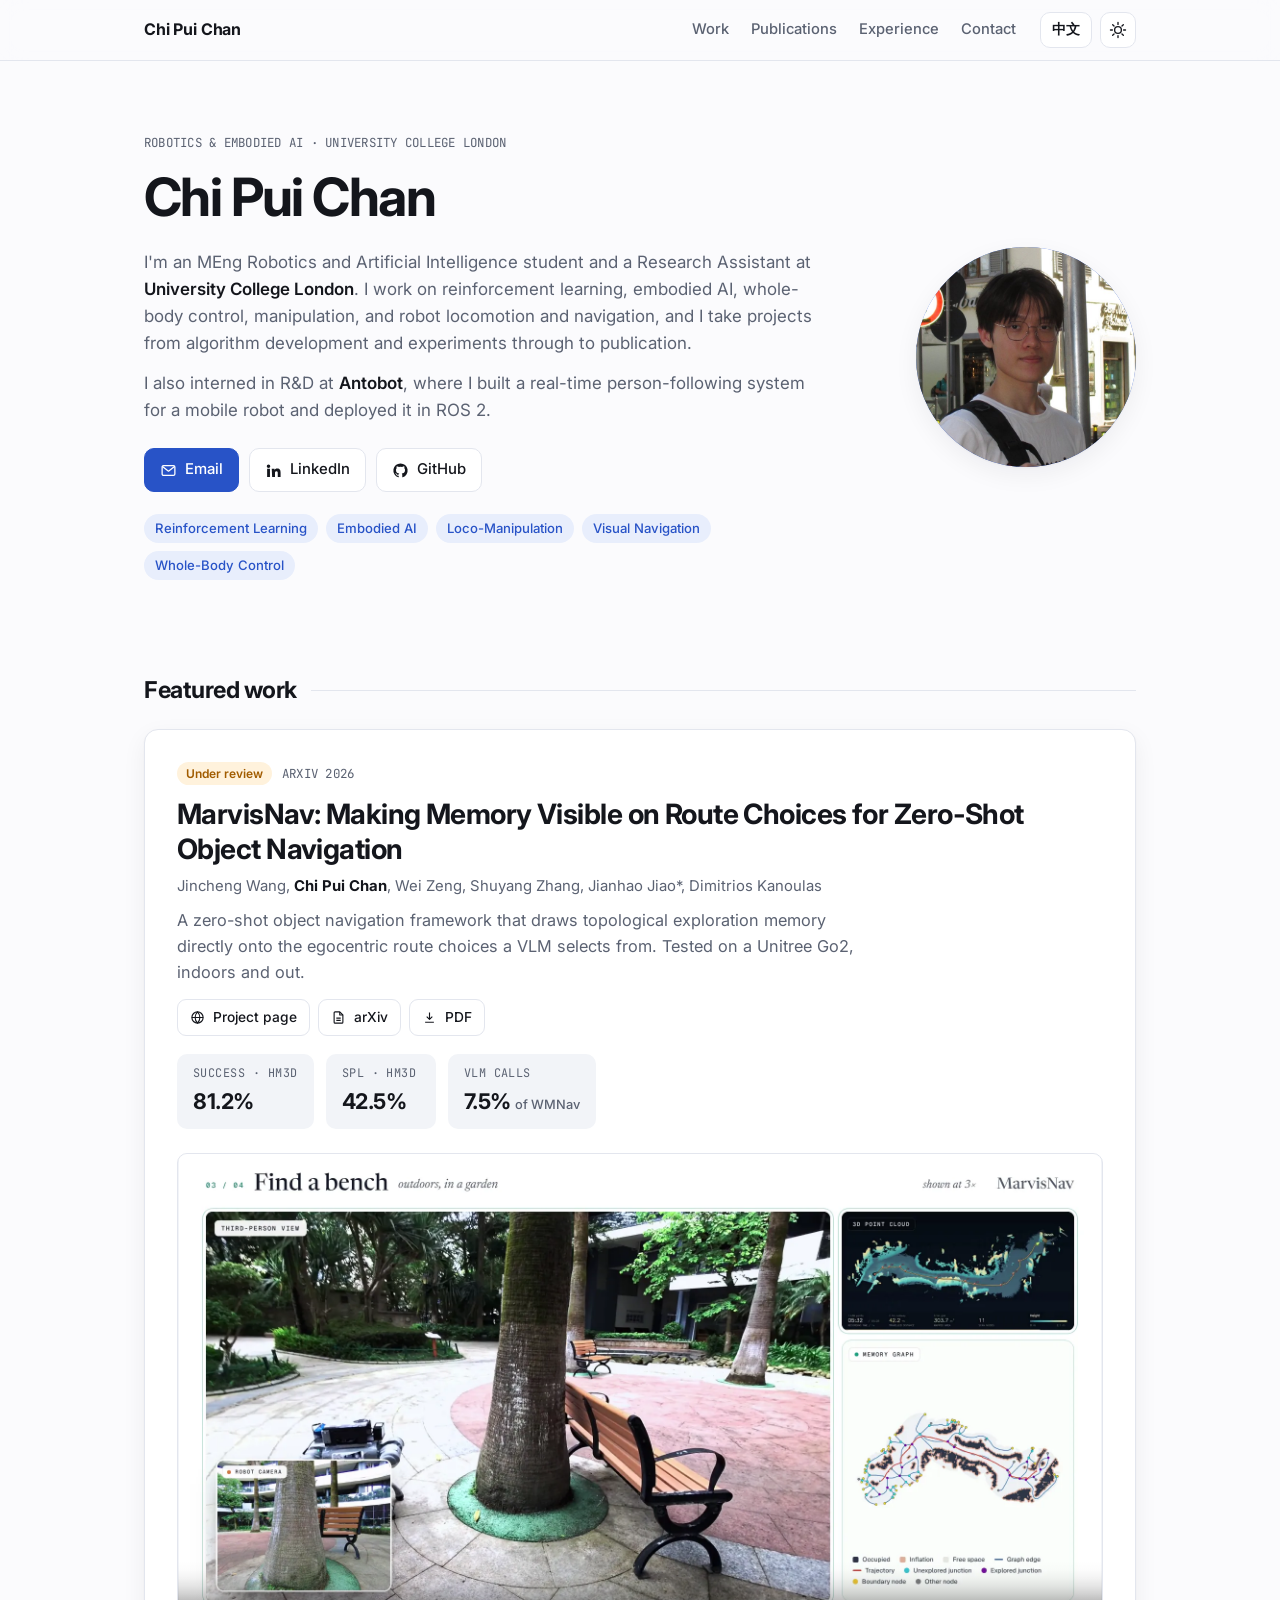
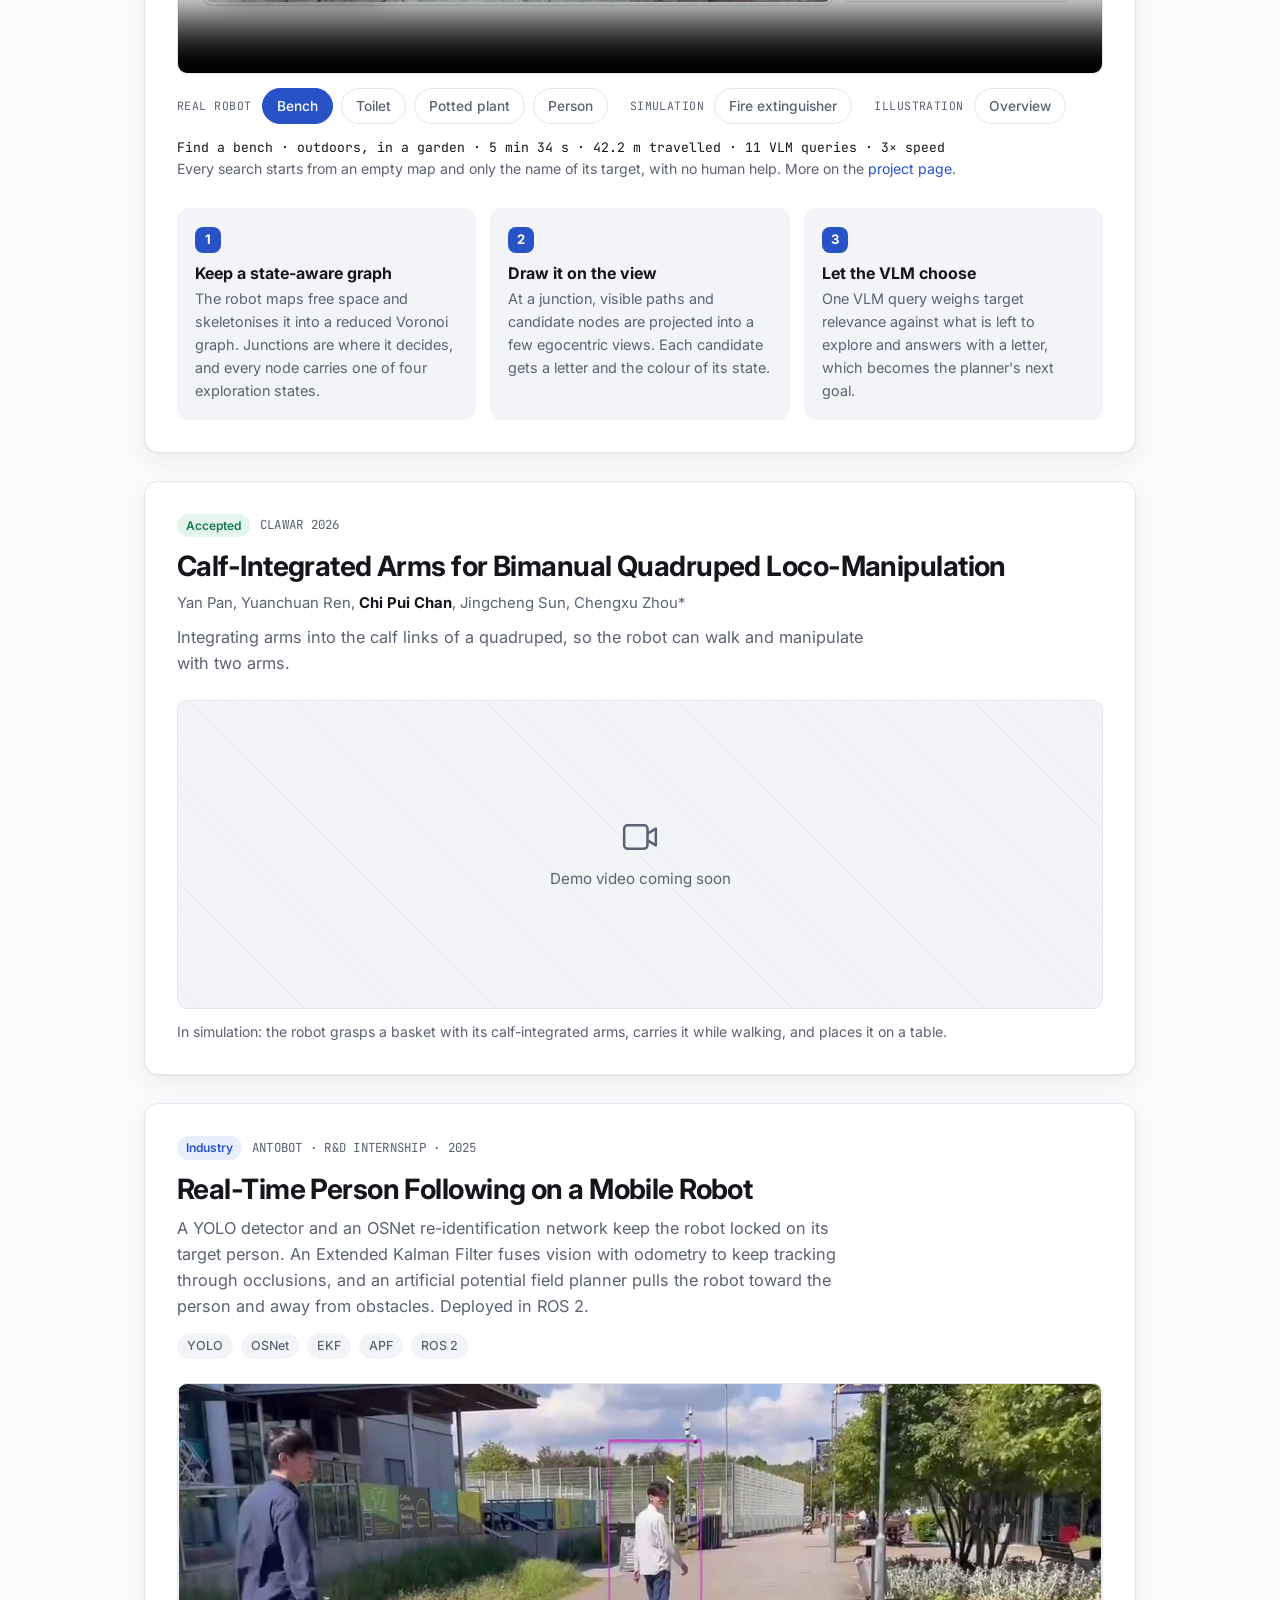
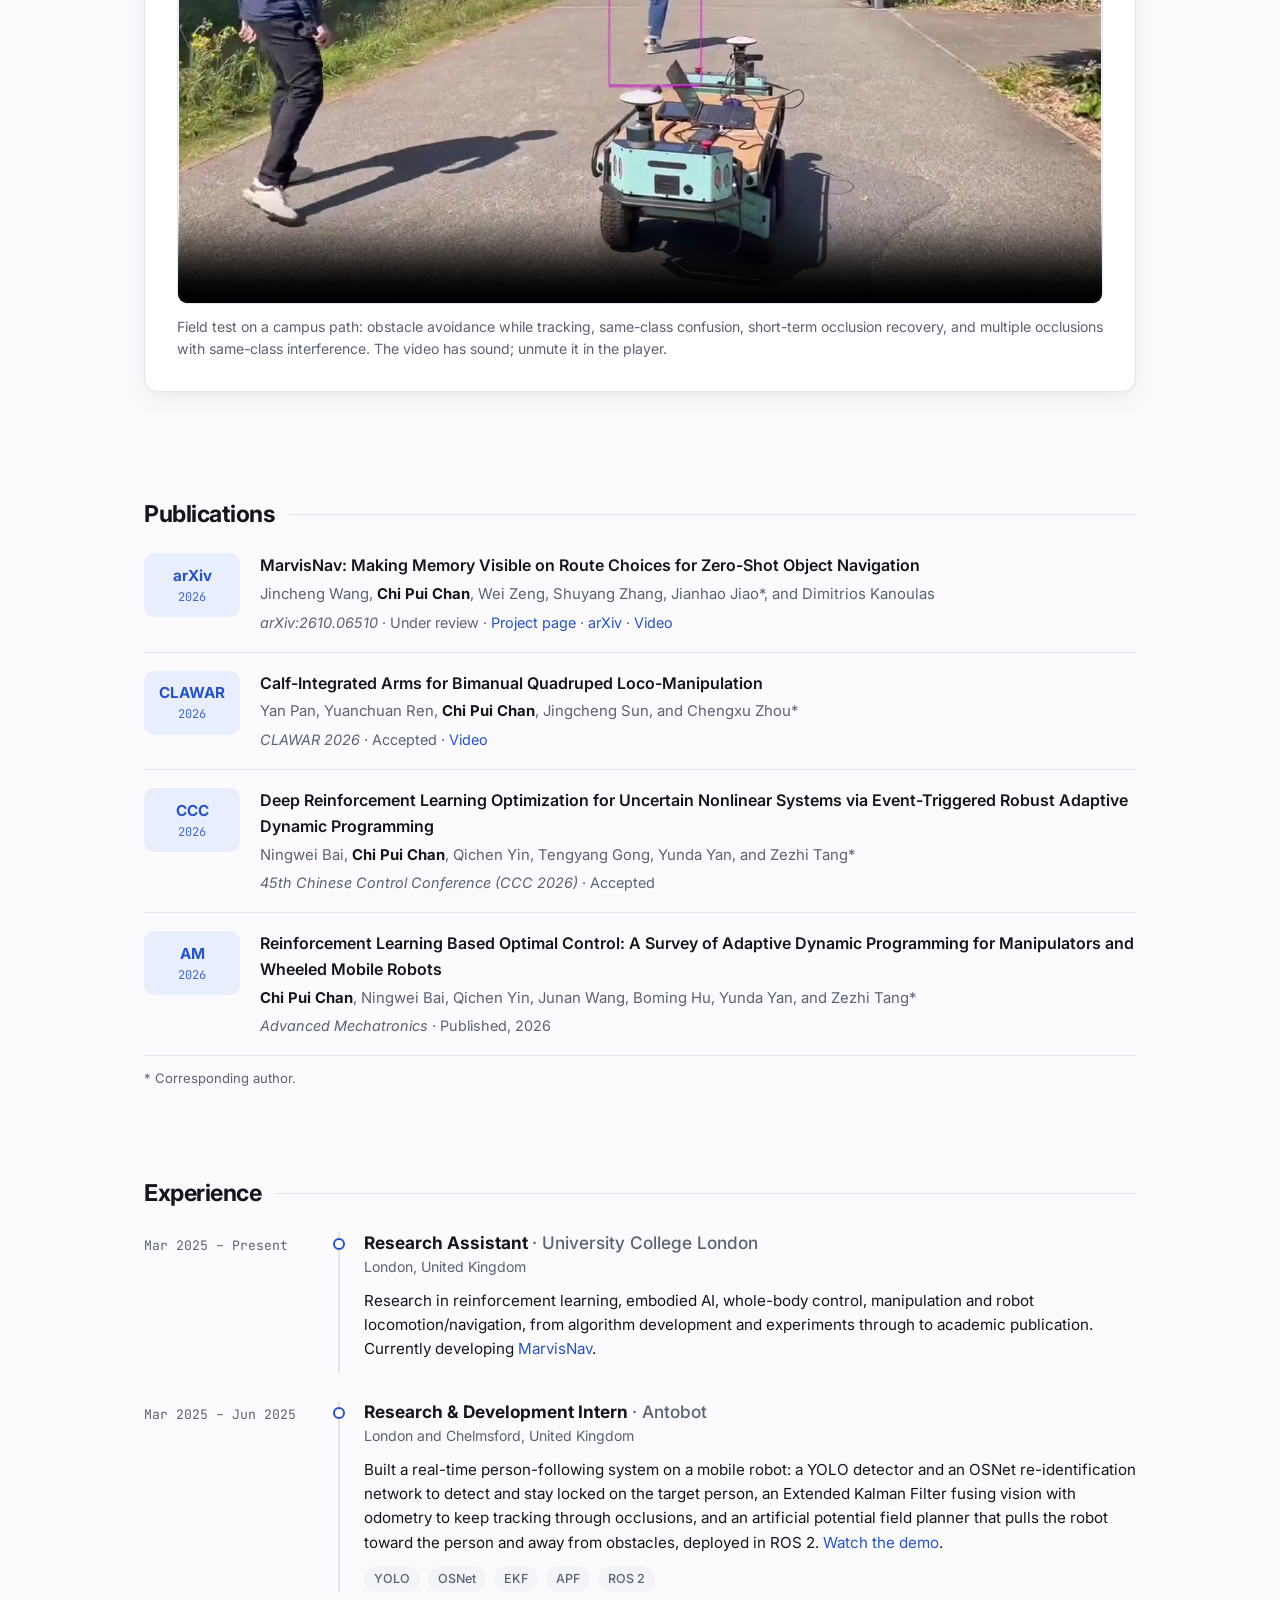
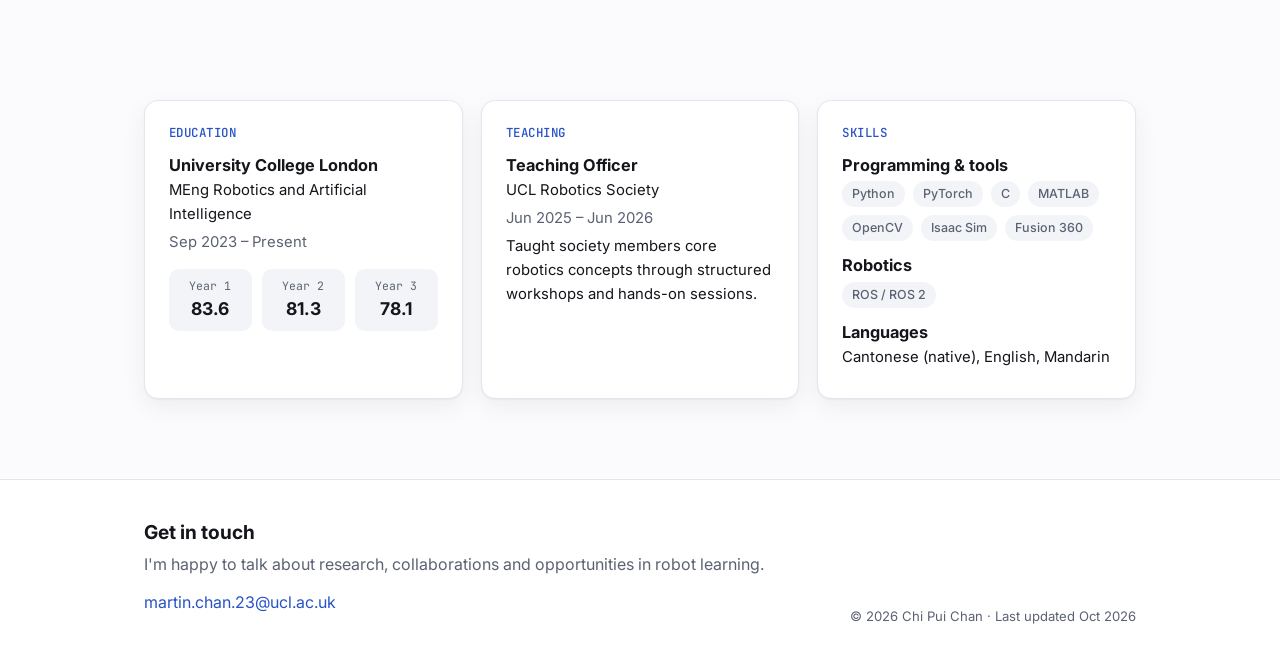
<file: index.html>
<!doctype html>
<html lang="en">
<head>
  <meta charset="utf-8">
  <meta name="viewport" content="width=device-width, initial-scale=1">
  <title>Chi Pui Chan</title>
  <meta name="description" content="Chi Pui Chan — MEng Robotics and AI at UCL. Research in embodied AI, reinforcement learning, loco-manipulation and visual navigation.">
  <meta property="og:title" content="Chi Pui Chan">
  <meta property="og:description" content="Robotics and embodied AI research at University College London.">
  <meta property="og:image" content="https://chanchipui.github.io/assets/videos/marvisnav/overview.jpg">
  <link rel="alternate" hreflang="en" href="https://chanchipui.github.io/">
  <link rel="alternate" hreflang="zh-CN" href="https://chanchipui.github.io/zh/">
  <link rel="alternate" hreflang="x-default" href="https://chanchipui.github.io/">
  <link rel="icon" href="data:image/svg+xml,%3Csvg xmlns='http://www.w3.org/2000/svg' viewBox='0 0 64 64'%3E%3Crect width='64' height='64' rx='14' fill='%232853c7'/%3E%3Ctext x='32' y='42' font-family='Arial' font-weight='700' font-size='28' text-anchor='middle' fill='white'%3ECP%3C/text%3E%3C/svg%3E">
  <link rel="preconnect" href="https://fonts.googleapis.com">
  <link rel="preconnect" href="https://fonts.gstatic.com" crossorigin>
  <link href="https://fonts.googleapis.com/css2?family=Inter:wght@400;500;600;700&family=JetBrains+Mono:wght@400;500&display=swap" rel="stylesheet">
  <link rel="stylesheet" href="assets/css/style.css">
  <script>
    // Apply the saved theme before first paint to avoid a flash.
    try {
      var t = localStorage.getItem("theme");
      if (t === "light" || t === "dark") document.documentElement.setAttribute("data-theme", t);
    } catch (e) {}
  </script>
</head>
<body>
  <header class="site-header">
    <div class="wrap header-inner">
      <a class="brand" href="#top">Chi Pui Chan</a>
      <nav class="nav" aria-label="Sections">
        <a href="#research">Work</a>
        <a href="#publications">Publications</a>
        <a href="#experience">Experience</a>
        <a href="#contact">Contact</a>
      </nav>
      <div class="header-actions">
        <a class="lang-switch" href="zh/" lang="zh-CN" hreflang="zh-CN" title="简体中文">中文</a>
        <button class="theme-toggle" type="button" aria-label="Toggle dark mode" title="Toggle dark mode">
          <svg class="icon-sun" viewBox="0 0 24 24" aria-hidden="true"><circle cx="12" cy="12" r="4.5"/><path d="M12 2v2.5M12 19.5V22M2 12h2.5M19.5 12H22M4.9 4.9l1.8 1.8M17.3 17.3l1.8 1.8M4.9 19.1l1.8-1.8M17.3 6.7l1.8-1.8"/></svg>
          <svg class="icon-moon" viewBox="0 0 24 24" aria-hidden="true"><path d="M20 14.5A8.5 8.5 0 0 1 9.5 4a8.5 8.5 0 1 0 10.5 10.5z"/></svg>
        </button>
      </div>
    </div>
  </header>

  <main id="top">
    <!-- ============ HERO ============ -->
    <section class="hero wrap">
      <div class="hero-text">
        <p class="eyebrow">Robotics &amp; Embodied AI · University College London</p>
        <h1>Chi Pui Chan</h1>
        <p class="lede">
          I'm an MEng Robotics and Artificial Intelligence student and a Research Assistant at
          <strong>University College London</strong>. I work on reinforcement learning, embodied AI,
          whole-body control, manipulation, and robot locomotion and navigation, and I take projects
          from algorithm development and experiments through to publication.
        </p>
        <p class="lede">
          I also interned in R&amp;D at <strong>Antobot</strong>, where I built a real-time
          person-following system for a mobile robot and deployed it in ROS 2.
        </p>
        <div class="links">
          <a class="btn btn-primary" href="mailto:martin.chan.23@ucl.ac.uk">
            <svg viewBox="0 0 24 24" aria-hidden="true"><rect x="3" y="5" width="18" height="14" rx="2"/><path d="m3.5 6.5 8.5 6.5 8.5-6.5"/></svg>
            Email
          </a>
          <a class="btn" href="https://www.linkedin.com/in/CHI-PUI-CHAN" target="_blank" rel="noopener">
            <svg viewBox="0 0 24 24" aria-hidden="true" class="fill"><path d="M4.98 3.5a2.5 2.5 0 1 1 0 5 2.5 2.5 0 0 1 0-5zM3 9.5h4V21H3zM9.5 9.5h3.8v1.6h.1c.5-1 1.8-2 3.8-2 4 0 4.8 2.6 4.8 6V21h-4v-5.2c0-1.2 0-2.9-1.8-2.9s-2.1 1.4-2.1 2.8V21h-4z"/></svg>
            LinkedIn
          </a>
          <a class="btn" href="https://github.com/CHANCHIPUI" target="_blank" rel="noopener">
            <svg viewBox="0 0 24 24" aria-hidden="true" class="fill"><path d="M12 2a10 10 0 0 0-3.2 19.5c.5.1.7-.2.7-.5v-1.7c-2.8.6-3.4-1.3-3.4-1.3-.4-1.2-1.1-1.5-1.1-1.5-.9-.6.1-.6.1-.6 1 .1 1.5 1 1.5 1 .9 1.6 2.4 1.1 3 .9.1-.7.4-1.1.6-1.4-2.2-.3-4.6-1.1-4.6-5 0-1.1.4-2 1-2.7-.1-.3-.4-1.3.1-2.7 0 0 .8-.3 2.8 1a9.6 9.6 0 0 1 5 0c1.9-1.3 2.8-1 2.8-1 .5 1.4.2 2.4.1 2.7.6.7 1 1.6 1 2.7 0 3.9-2.4 4.7-4.6 5 .4.3.7.9.7 1.9V21c0 .3.2.6.7.5A10 10 0 0 0 12 2z"/></svg>
            GitHub
          </a>
          <!-- Uncomment once you add assets/cv.pdf (consider removing phone numbers from the public copy):
          <a class="btn" href="assets/cv.pdf" target="_blank" rel="noopener">CV</a>
          -->
          <!-- Uncomment and add your profile URL:
          <a class="btn" href="https://scholar.google.com/citations?user=YOUR_ID" target="_blank" rel="noopener">Google Scholar</a>
          -->
        </div>
        <ul class="tags" aria-label="Research interests">
          <li>Reinforcement Learning</li>
          <li>Embodied AI</li>
          <li>Loco-Manipulation</li>
          <li>Visual Navigation</li>
          <li>Whole-Body Control</li>
        </ul>
      </div>
      <div class="avatar">
        <span aria-hidden="true">CP</span>
        <!-- Square photo at assets/img/profile.jpg; if it is missing, the initials show instead. -->
        <img src="assets/img/profile.jpg" alt="Chi Pui Chan" width="600" height="600" onerror="this.remove()">
      </div>
    </section>

    <!-- ============ FEATURED RESEARCH ============ -->
    <section id="research" class="section wrap">
      <h2 class="section-title">Featured work</h2>

      <!-- MarvisNav -->
      <article class="project" id="marvisnav">
        <div class="project-head">
          <p class="eyebrow"><span class="badge badge-review">Under review</span> arXiv 2026</p>
          <h3>MarvisNav: Making Memory Visible on Route Choices for Zero-Shot Object Navigation</h3>
          <p class="authors">Jincheng Wang, <strong>Chi Pui Chan</strong>, Wei Zeng, Shuyang Zhang, Jianhao Jiao*, Dimitrios Kanoulas</p>
          <p class="subtitle">
            A zero-shot object navigation framework that draws topological exploration memory directly
            onto the egocentric route choices a VLM selects from. Tested on a Unitree Go2, indoors and out.
          </p>
          <div class="links links-sm">
            <a class="btn btn-sm" href="https://wangjincheng1998.github.io/MarvisNav/" target="_blank" rel="noopener">
              <svg viewBox="0 0 24 24" aria-hidden="true"><circle cx="12" cy="12" r="9"/><path d="M3 12h18M12 3c2.5 2.6 3.8 5.6 3.8 9s-1.3 6.4-3.8 9c-2.5-2.6-3.8-5.6-3.8-9S9.5 5.6 12 3z"/></svg>
              Project page
            </a>
            <a class="btn btn-sm" href="https://arxiv.org/abs/2610.06510" target="_blank" rel="noopener">
              <svg viewBox="0 0 24 24" aria-hidden="true"><path d="M14 3H6.5A1.5 1.5 0 0 0 5 4.5v15A1.5 1.5 0 0 0 6.5 21h11a1.5 1.5 0 0 0 1.5-1.5V8z"/><path d="M14 3v5h5M8.5 13h7M8.5 16.5h7"/></svg>
              arXiv
            </a>
            <a class="btn btn-sm" href="https://arxiv.org/pdf/2610.06510" target="_blank" rel="noopener">
              <svg viewBox="0 0 24 24" aria-hidden="true"><path d="M12 4v11M7.5 10.5 12 15l4.5-4.5M5 19.5h14"/></svg>
              PDF
            </a>
          </div>
          <dl class="metrics">
            <div><dt>Success · HM3D</dt><dd>81.2%</dd></div>
            <div><dt>SPL · HM3D</dt><dd>42.5%</dd></div>
            <div><dt>VLM calls</dt><dd>7.5% <small>of WMNav</small></dd></div>
          </dl>
        </div>

        <figure class="media">
          <div class="video-frame" id="nav-frame" style="aspect-ratio: 16 / 9">
            <video id="nav-video" muted loop playsinline controls preload="metadata" data-autoplay
                   poster="assets/videos/marvisnav/real-bench.webp">
              <source src="assets/videos/marvisnav/real-bench.mp4" type="video/mp4">
            </video>
          </div>
          <div class="picker" role="group" aria-label="Choose a run">
            <div class="chip-group">
              <span class="chip-label">Real robot</span>
              <button class="chip" type="button" aria-pressed="true"
                      data-src="assets/videos/marvisnav/real-bench.mp4" data-poster="assets/videos/marvisnav/real-bench.webp" data-ratio="16 / 9"
                      data-meta="Find a bench · outdoors, in a garden · 5 min 34 s · 42.2 m travelled · 11 VLM queries · 3× speed">Bench</button>
              <button class="chip" type="button" aria-pressed="false"
                      data-src="assets/videos/marvisnav/real-toilet.mp4" data-poster="assets/videos/marvisnav/real-toilet.webp" data-ratio="16 / 9"
                      data-meta="Find a toilet · indoors · 1 min 50 s · 14.2 m travelled · 3 VLM queries · 3× speed">Toilet</button>
              <button class="chip" type="button" aria-pressed="false"
                      data-src="assets/videos/marvisnav/real-potted-plant.mp4" data-poster="assets/videos/marvisnav/real-potted-plant.webp" data-ratio="16 / 9"
                      data-meta="Find a potted plant · office reception · 4 min 36 s · 39.2 m travelled · 9 VLM queries · 3× speed">Potted plant</button>
              <button class="chip" type="button" aria-pressed="false"
                      data-src="assets/videos/marvisnav/real-person.mp4" data-poster="assets/videos/marvisnav/real-person.webp" data-ratio="16 / 9"
                      data-meta="Find a person · at home, out on the balcony · 2 min 47 s · 18.1 m travelled · 6 VLM queries · 3× speed">Person</button>
            </div>
            <div class="chip-group">
              <span class="chip-label">Simulation</span>
              <button class="chip" type="button" aria-pressed="false"
                      data-src="assets/videos/marvisnav/sim-fire-extinguisher.mp4" data-poster="assets/videos/marvisnav/sim-fire-extinguisher.webp" data-ratio="16 / 9"
                      data-meta="Find a fire extinguisher · office building · 3 min 55 s · 32.0 m travelled · 7 VLM queries · 2× speed">Fire extinguisher</button>
            </div>
            <div class="chip-group">
              <span class="chip-label">Illustration</span>
              <button class="chip" type="button" aria-pressed="false"
                      data-src="assets/videos/marvisnav/overview.mp4" data-poster="assets/videos/marvisnav/overview.jpg" data-ratio="1280 / 592"
                      data-meta="How MarvisNav searches a house · recorded from the interactive 3D version">Overview</button>
            </div>
          </div>
          <figcaption>
            <span class="mono" id="nav-meta">Find a bench · outdoors, in a garden · 5 min 34 s · 42.2 m travelled · 11 VLM queries · 3× speed</span><br>
            Every search starts from an empty map and only the name of its target, with no human help.
            More on the <a href="https://wangjincheng1998.github.io/MarvisNav/" target="_blank" rel="noopener">project page</a>.
          </figcaption>
        </figure>

        <ol class="steps">
          <li>
            <span class="step-n">1</span>
            <h4>Keep a state-aware graph</h4>
            <p>The robot maps free space and skeletonises it into a reduced Voronoi graph. Junctions are where it decides, and every node carries one of four exploration states.</p>
          </li>
          <li>
            <span class="step-n">2</span>
            <h4>Draw it on the view</h4>
            <p>At a junction, visible paths and candidate nodes are projected into a few egocentric views. Each candidate gets a letter and the colour of its state.</p>
          </li>
          <li>
            <span class="step-n">3</span>
            <h4>Let the VLM choose</h4>
            <p>One VLM query weighs target relevance against what is left to explore and answers with a letter, which becomes the planner's next goal.</p>
          </li>
        </ol>
      </article>

      <!-- CLAWAR -->
      <article class="project" id="calf-arms">
        <div class="project-head">
          <p class="eyebrow"><span class="badge badge-accepted">Accepted</span> CLAWAR 2026</p>
          <h3>Calf-Integrated Arms for Bimanual Quadruped Loco-Manipulation</h3>
          <p class="authors">Yan Pan, Yuanchuan Ren, <strong>Chi Pui Chan</strong>, Jingcheng Sun, Chengxu Zhou*</p>
          <p class="subtitle">
            Integrating arms into the calf links of a quadruped, so the robot can walk and manipulate
            with two arms.
          </p>
        </div>

        <figure class="media">
          <!-- Demo: assets/videos/clawar_demo.mp4 + poster clawar_demo.jpg. The placeholder shows only if the file is missing. -->
          <div class="video-frame ratio-16x9" data-fallback>
            <video muted loop playsinline controls preload="metadata" data-autoplay
                   poster="assets/videos/clawar_demo.jpg">
              <source src="assets/videos/clawar_demo.mp4" type="video/mp4">
            </video>
            <div class="video-placeholder">
              <svg viewBox="0 0 24 24" aria-hidden="true"><rect x="2.5" y="5" width="14" height="14" rx="2"/><path d="m16.5 10 5-3v10l-5-3"/></svg>
              <span>Demo video coming soon</span>
            </div>
          </div>
          <figcaption>
            In simulation: the robot grasps a basket with its calf-integrated arms, carries it while
            walking, and places it on a table.
          </figcaption>
        </figure>
      </article>

      <!-- Antobot -->
      <article class="project" id="person-following">
        <div class="project-head">
          <p class="eyebrow"><span class="badge badge-industry">Industry</span> Antobot · R&amp;D internship · 2025</p>
          <h3>Real-Time Person Following on a Mobile Robot</h3>
          <p class="subtitle">
            A YOLO detector and an OSNet re-identification network keep the robot locked on its target
            person. An Extended Kalman Filter fuses vision with odometry to keep tracking through
            occlusions, and an artificial potential field planner pulls the robot toward the person and
            away from obstacles. Deployed in ROS 2.
          </p>
          <ul class="tags small"><li>YOLO</li><li>OSNet</li><li>EKF</li><li>APF</li><li>ROS 2</li></ul>
        </div>

        <figure class="media">
          <div class="video-frame ratio-16x9">
            <video muted loop playsinline controls preload="metadata" data-autoplay
                   poster="assets/videos/antobot/person-following.jpg">
              <source src="assets/videos/antobot/person-following.mp4" type="video/mp4">
            </video>
          </div>
          <figcaption>
            Field test on a campus path: obstacle avoidance while tracking, same-class confusion,
            short-term occlusion recovery, and multiple occlusions with same-class interference.
            The video has sound; unmute it in the player.
          </figcaption>
        </figure>
      </article>
    </section>

    <!-- ============ PUBLICATIONS ============ -->
    <section id="publications" class="section wrap">
      <h2 class="section-title">Publications</h2>
      <ol class="pubs">
        <li class="pub">
          <div class="pub-venue"><span>arXiv</span><span class="year">2026</span></div>
          <div class="pub-body">
            <p class="pub-title">MarvisNav: Making Memory Visible on Route Choices for Zero-Shot Object Navigation</p>
            <p class="authors">Jincheng Wang, <strong>Chi Pui Chan</strong>, Wei Zeng, Shuyang Zhang, Jianhao Jiao*, and Dimitrios Kanoulas</p>
            <p class="pub-meta"><em>arXiv:2610.06510</em> · Under review ·
              <a href="https://wangjincheng1998.github.io/MarvisNav/" target="_blank" rel="noopener">Project page</a> ·
              <a href="https://arxiv.org/abs/2610.06510" target="_blank" rel="noopener">arXiv</a> ·
              <a href="#marvisnav">Video</a></p>
          </div>
        </li>
        <li class="pub">
          <div class="pub-venue"><span>CLAWAR</span><span class="year">2026</span></div>
          <div class="pub-body">
            <p class="pub-title">Calf-Integrated Arms for Bimanual Quadruped Loco-Manipulation</p>
            <p class="authors">Yan Pan, Yuanchuan Ren, <strong>Chi Pui Chan</strong>, Jingcheng Sun, and Chengxu Zhou*</p>
            <p class="pub-meta"><em>CLAWAR 2026</em> · Accepted · <a href="#calf-arms">Video</a></p>
          </div>
        </li>
        <li class="pub">
          <div class="pub-venue"><span>CCC</span><span class="year">2026</span></div>
          <div class="pub-body">
            <p class="pub-title">Deep Reinforcement Learning Optimization for Uncertain Nonlinear Systems via Event-Triggered Robust Adaptive Dynamic Programming</p>
            <p class="authors">Ningwei Bai, <strong>Chi Pui Chan</strong>, Qichen Yin, Tengyang Gong, Yunda Yan, and Zezhi Tang*</p>
            <p class="pub-meta"><em>45th Chinese Control Conference (CCC 2026)</em> · Accepted</p>
          </div>
        </li>
        <li class="pub">
          <div class="pub-venue"><span>AM</span><span class="year">2026</span></div>
          <div class="pub-body">
            <p class="pub-title">Reinforcement Learning Based Optimal Control: A Survey of Adaptive Dynamic Programming for Manipulators and Wheeled Mobile Robots</p>
            <p class="authors"><strong>Chi Pui Chan</strong>, Ningwei Bai, Qichen Yin, Junan Wang, Boming Hu, Yunda Yan, and Zezhi Tang*</p>
            <p class="pub-meta"><em>Advanced Mechatronics</em> · Published, 2026</p>
          </div>
        </li>
      </ol>
      <p class="note">* Corresponding author.</p>
    </section>

    <!-- ============ EXPERIENCE ============ -->
    <section id="experience" class="section wrap">
      <h2 class="section-title">Experience</h2>
      <ol class="timeline">
        <li>
          <div class="tl-when">Mar 2025 – Present</div>
          <div class="tl-body">
            <h3>Research Assistant <span class="at">· University College London</span></h3>
            <p class="where">London, United Kingdom</p>
            <p>Research in reinforcement learning, embodied AI, whole-body control, manipulation and robot
              locomotion/navigation, from algorithm development and experiments through to academic
              publication. Currently developing <a href="#marvisnav">MarvisNav</a>.</p>
          </div>
        </li>
        <li>
          <div class="tl-when">Mar 2025 – Jun 2025</div>
          <div class="tl-body">
            <h3>Research &amp; Development Intern <span class="at">· Antobot</span></h3>
            <p class="where">London and Chelmsford, United Kingdom</p>
            <p>Built a real-time person-following system on a mobile robot: a YOLO detector and an OSNet
              re-identification network to detect and stay locked on the target person, an Extended
              Kalman Filter fusing vision with odometry to keep tracking through occlusions, and an
              artificial potential field planner that pulls the robot toward the person and away from
              obstacles, deployed in ROS 2. <a href="#person-following">Watch the demo</a>.</p>
            <ul class="tags small"><li>YOLO</li><li>OSNet</li><li>EKF</li><li>APF</li><li>ROS 2</li></ul>
          </div>
        </li>
      </ol>
    </section>

    <!-- ============ EDUCATION / TEACHING / SKILLS ============ -->
    <section class="section wrap grid-3">
      <div class="card">
        <h2 class="card-title">Education</h2>
        <h3>University College London</h3>
        <p>MEng Robotics and Artificial Intelligence</p>
        <p class="muted">Sep 2023 – Present</p>
        <dl class="grades">
          <div><dt>Year 1</dt><dd>83.6</dd></div>
          <div><dt>Year 2</dt><dd>81.3</dd></div>
          <div><dt>Year 3</dt><dd>78.1</dd></div>
        </dl>
      </div>
      <div class="card">
        <h2 class="card-title">Teaching</h2>
        <h3>Teaching Officer</h3>
        <p>UCL Robotics Society</p>
        <p class="muted">Jun 2025 – Jun 2026</p>
        <p>Taught society members core robotics concepts through structured workshops and hands-on sessions.</p>
      </div>
      <div class="card">
        <h2 class="card-title">Skills</h2>
        <h3>Programming &amp; tools</h3>
        <ul class="tags small"><li>Python</li><li>PyTorch</li><li>C</li><li>MATLAB</li><li>OpenCV</li><li>Isaac Sim</li><li>Fusion 360</li></ul>
        <h3>Robotics</h3>
        <ul class="tags small"><li>ROS / ROS 2</li></ul>
        <h3>Languages</h3>
        <p>Cantonese (native), English, Mandarin</p>
      </div>
    </section>
  </main>

  <footer id="contact" class="site-footer">
    <div class="wrap footer-inner">
      <div>
        <h2>Get in touch</h2>
        <p>I'm happy to talk about research, collaborations and opportunities in robot learning.</p>
        <p><a href="mailto:martin.chan.23@ucl.ac.uk">martin.chan.23@ucl.ac.uk</a></p>
      </div>
      <p class="muted small-print">© <span id="year">2026</span> Chi Pui Chan · Last updated Oct 2026</p>
    </div>
  </footer>

  <script src="assets/js/main.js"></script>
</body>
</html>
</file>
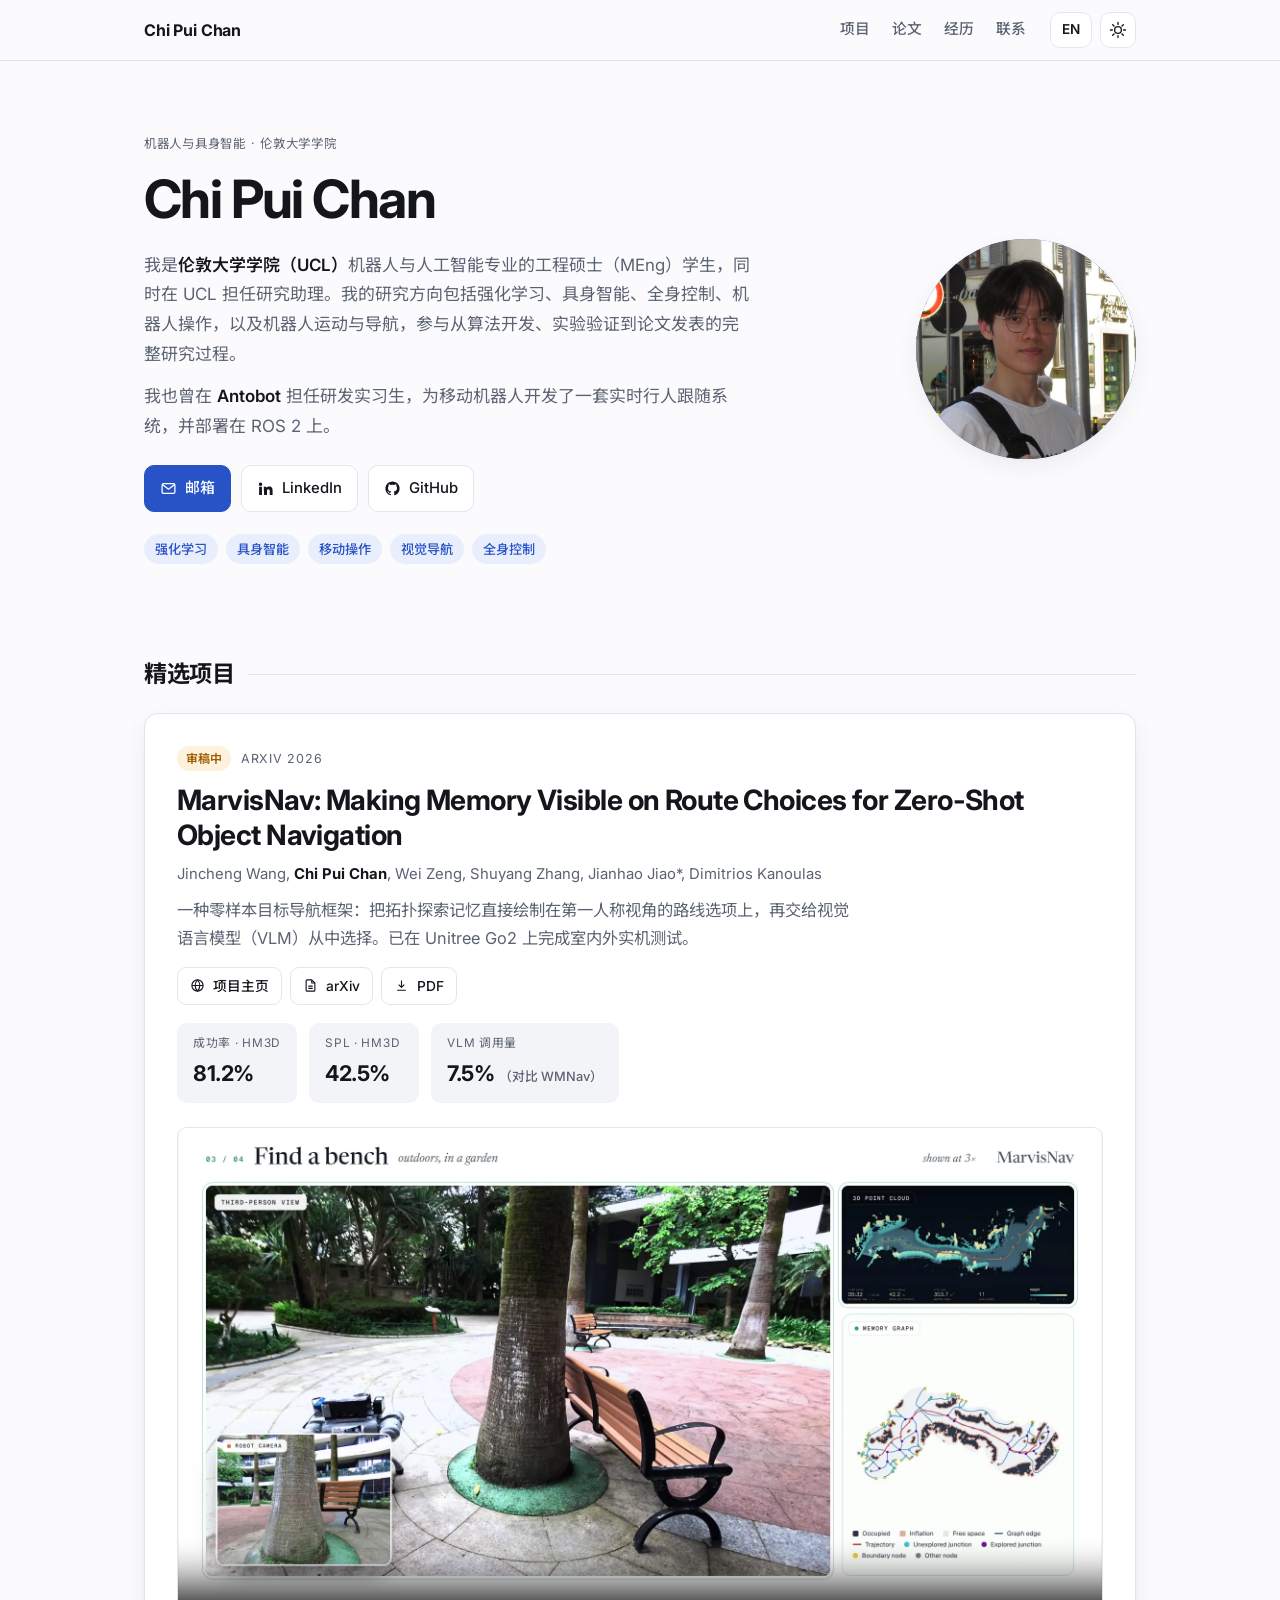
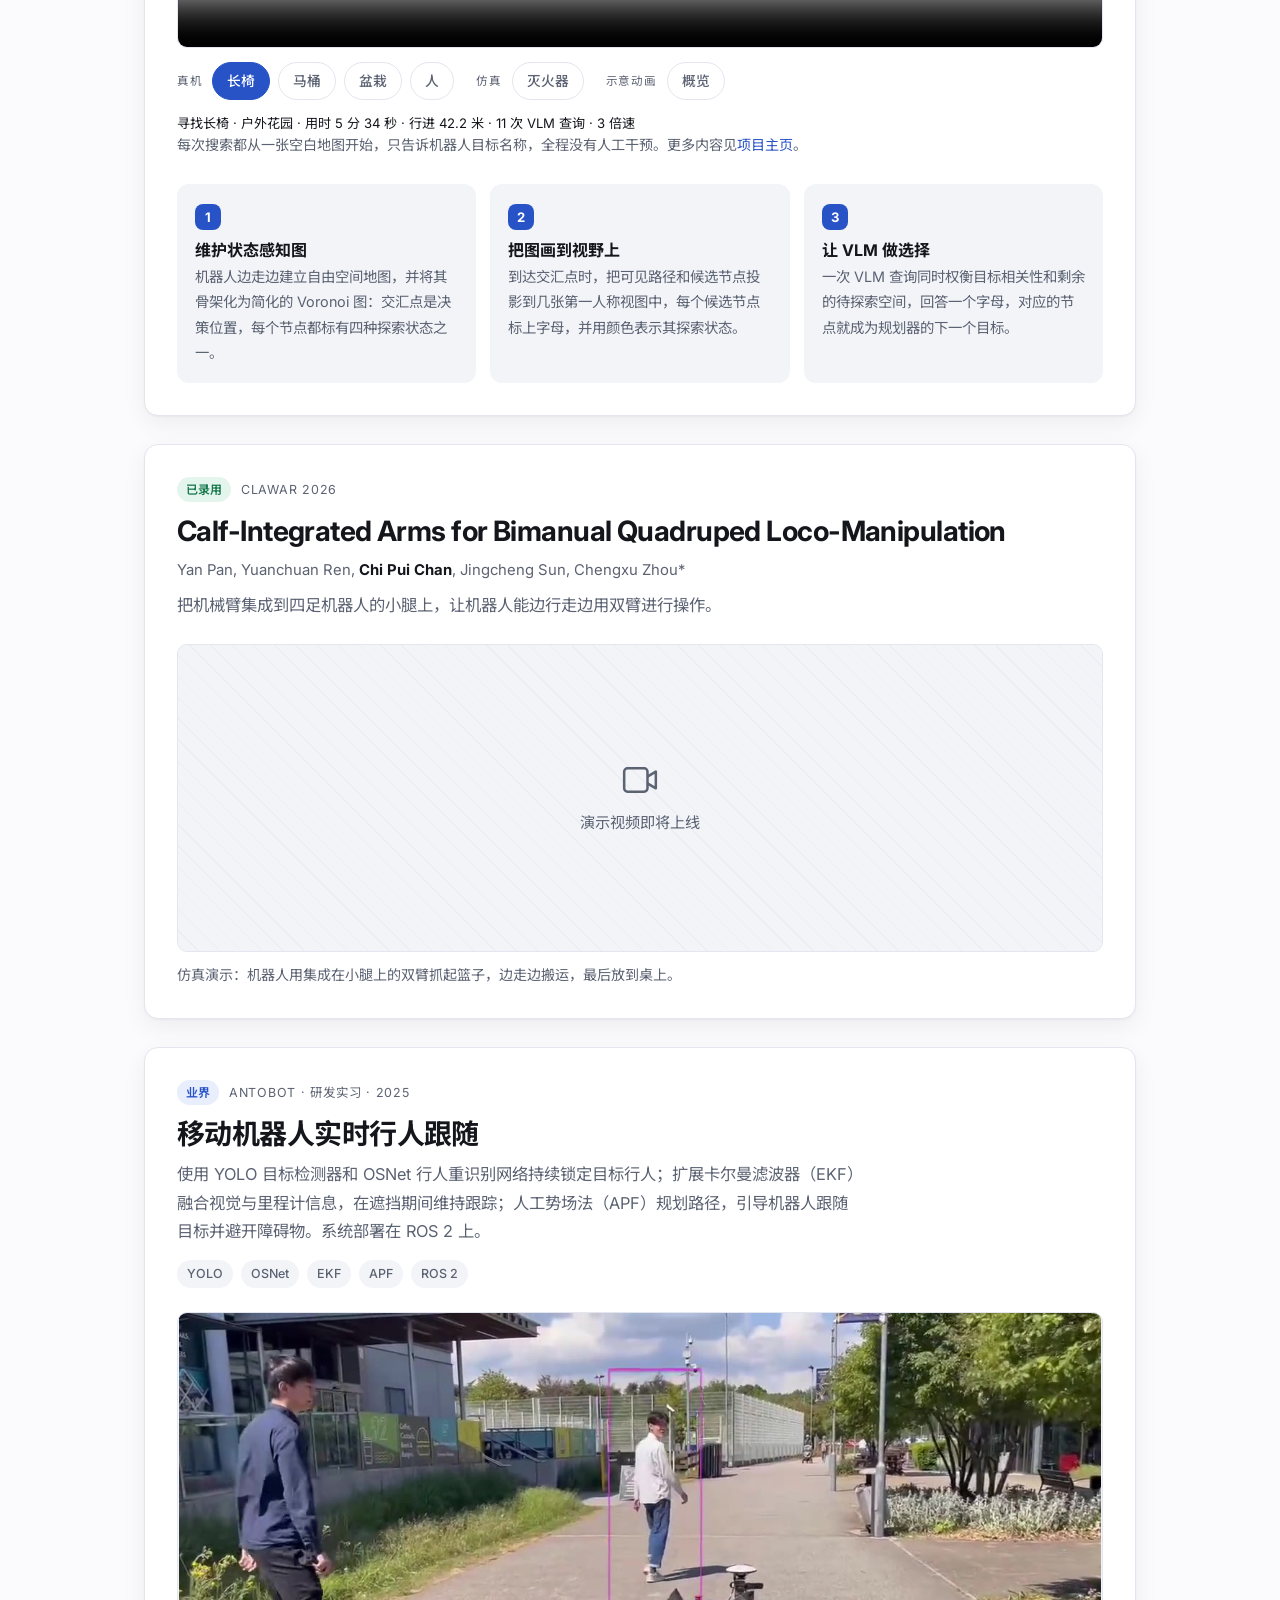
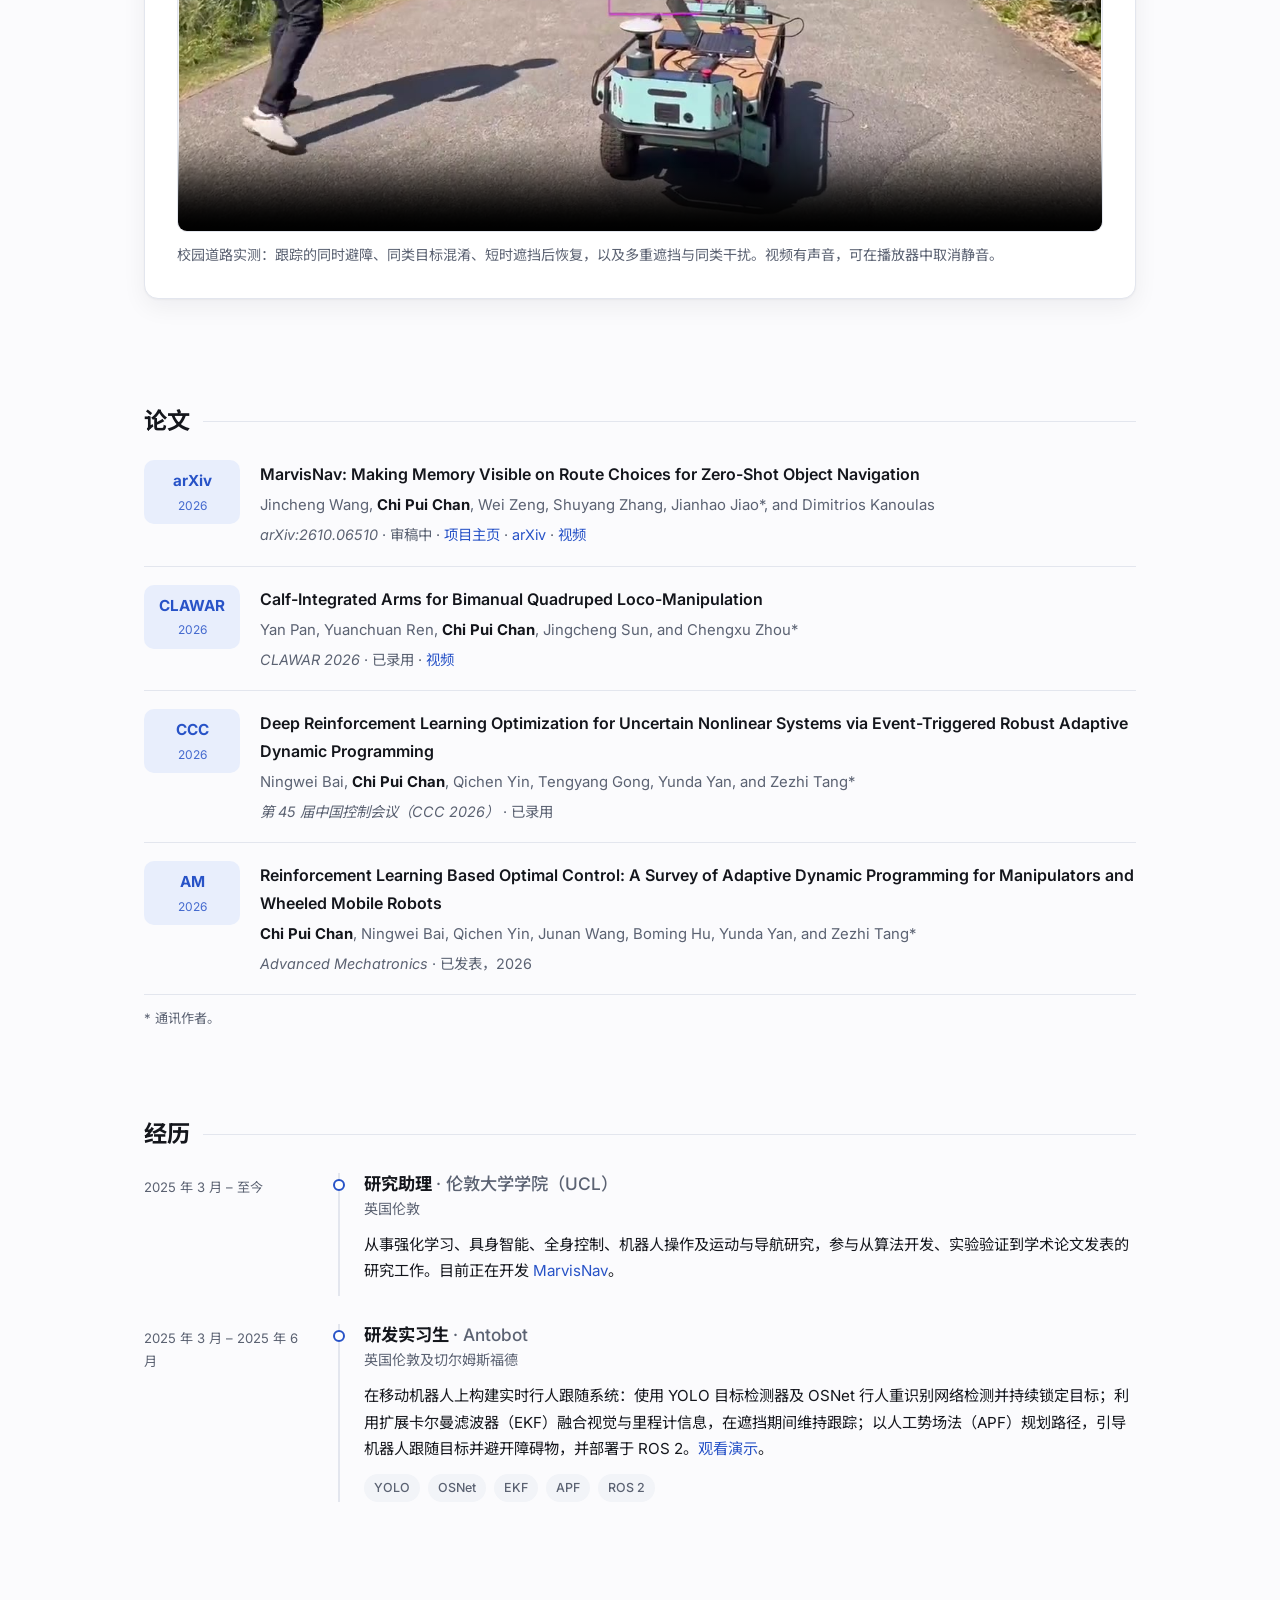
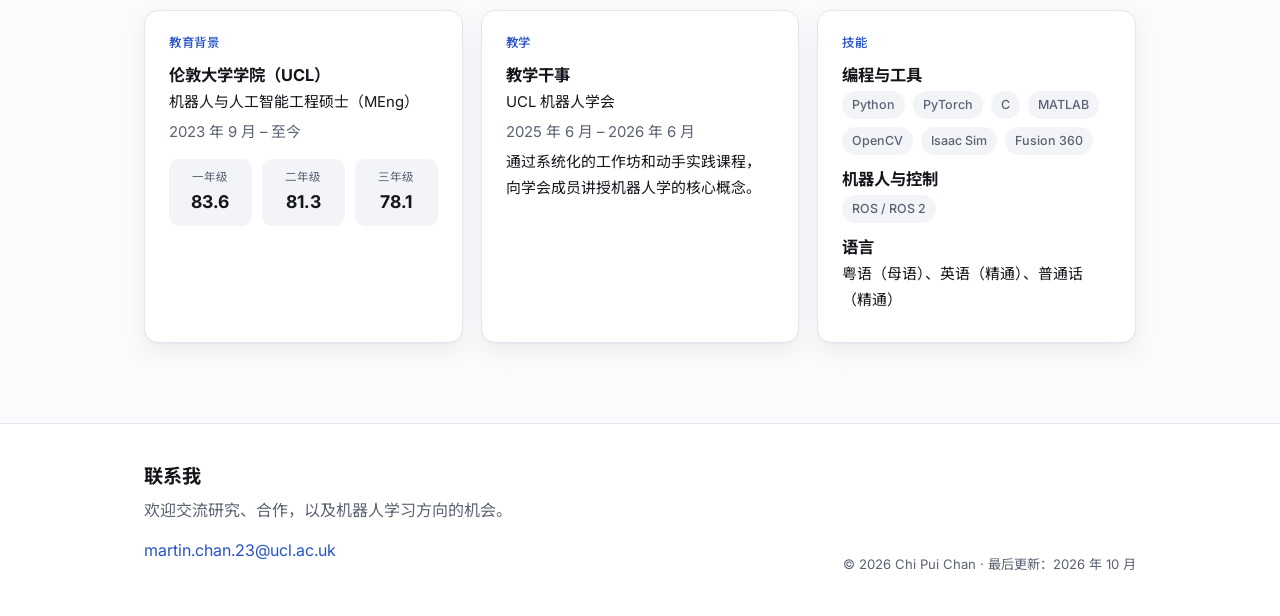
<file: zh/index.html>
<!doctype html>
<html lang="zh-CN">
<head>
  <meta charset="utf-8">
  <meta name="viewport" content="width=device-width, initial-scale=1">
  <title>Chi Pui Chan</title>
  <meta name="description" content="Chi Pui Chan，伦敦大学学院（UCL）机器人与人工智能工程硕士。研究方向：具身智能、强化学习、移动操作与视觉导航。">
  <meta property="og:title" content="Chi Pui Chan">
  <meta property="og:description" content="伦敦大学学院（UCL）机器人与具身智能研究。">
  <meta property="og:locale" content="zh_CN">
  <meta property="og:image" content="https://chanchipui.github.io/assets/videos/marvisnav/overview.jpg">
  <link rel="alternate" hreflang="en" href="https://chanchipui.github.io/">
  <link rel="alternate" hreflang="zh-CN" href="https://chanchipui.github.io/zh/">
  <link rel="alternate" hreflang="x-default" href="https://chanchipui.github.io/">
  <link rel="icon" href="data:image/svg+xml,%3Csvg xmlns='http://www.w3.org/2000/svg' viewBox='0 0 64 64'%3E%3Crect width='64' height='64' rx='14' fill='%232853c7'/%3E%3Ctext x='32' y='42' font-family='Arial' font-weight='700' font-size='28' text-anchor='middle' fill='white'%3ECP%3C/text%3E%3C/svg%3E">
  <link rel="preconnect" href="https://fonts.googleapis.com">
  <link rel="preconnect" href="https://fonts.gstatic.com" crossorigin>
  <link href="https://fonts.googleapis.com/css2?family=Inter:wght@400;500;600;700&family=JetBrains+Mono:wght@400;500&family=Noto+Sans+SC:wght@400;500;700&display=swap" rel="stylesheet">
  <link rel="stylesheet" href="../assets/css/style.css">
  <script>
    // Apply the saved theme before first paint to avoid a flash.
    try {
      var t = localStorage.getItem("theme");
      if (t === "light" || t === "dark") document.documentElement.setAttribute("data-theme", t);
    } catch (e) {}
  </script>
</head>
<body>
  <header class="site-header">
    <div class="wrap header-inner">
      <a class="brand" href="#top">Chi Pui Chan</a>
      <nav class="nav" aria-label="页面导航">
        <a href="#research">项目</a>
        <a href="#publications">论文</a>
        <a href="#experience">经历</a>
        <a href="#contact">联系</a>
      </nav>
      <div class="header-actions">
        <a class="lang-switch" href="../" lang="en" hreflang="en" title="English">EN</a>
        <button class="theme-toggle" type="button" aria-label="切换深色模式" title="切换深色模式">
          <svg class="icon-sun" viewBox="0 0 24 24" aria-hidden="true"><circle cx="12" cy="12" r="4.5"/><path d="M12 2v2.5M12 19.5V22M2 12h2.5M19.5 12H22M4.9 4.9l1.8 1.8M17.3 17.3l1.8 1.8M4.9 19.1l1.8-1.8M17.3 6.7l1.8-1.8"/></svg>
          <svg class="icon-moon" viewBox="0 0 24 24" aria-hidden="true"><path d="M20 14.5A8.5 8.5 0 0 1 9.5 4a8.5 8.5 0 1 0 10.5 10.5z"/></svg>
        </button>
      </div>
    </div>
  </header>

  <main id="top">
    <!-- ============ HERO ============ -->
    <section class="hero wrap">
      <div class="hero-text">
        <p class="eyebrow">机器人与具身智能 · 伦敦大学学院</p>
        <h1>Chi Pui Chan</h1>
        <p class="lede">
          我是<strong>伦敦大学学院（UCL）</strong>机器人与人工智能专业的工程硕士（MEng）学生，同时在 UCL
          担任研究助理。我的研究方向包括强化学习、具身智能、全身控制、机器人操作，以及机器人运动与导航，参与从算法开发、实验验证到论文发表的完整研究过程。
        </p>
        <p class="lede">
          我也曾在 <strong>Antobot</strong> 担任研发实习生，为移动机器人开发了一套实时行人跟随系统，并部署在 ROS 2 上。
        </p>
        <div class="links">
          <a class="btn btn-primary" href="mailto:martin.chan.23@ucl.ac.uk">
            <svg viewBox="0 0 24 24" aria-hidden="true"><rect x="3" y="5" width="18" height="14" rx="2"/><path d="m3.5 6.5 8.5 6.5 8.5-6.5"/></svg>
            邮箱
          </a>
          <a class="btn" href="https://www.linkedin.com/in/CHI-PUI-CHAN" target="_blank" rel="noopener">
            <svg viewBox="0 0 24 24" aria-hidden="true" class="fill"><path d="M4.98 3.5a2.5 2.5 0 1 1 0 5 2.5 2.5 0 0 1 0-5zM3 9.5h4V21H3zM9.5 9.5h3.8v1.6h.1c.5-1 1.8-2 3.8-2 4 0 4.8 2.6 4.8 6V21h-4v-5.2c0-1.2 0-2.9-1.8-2.9s-2.1 1.4-2.1 2.8V21h-4z"/></svg>
            LinkedIn
          </a>
          <a class="btn" href="https://github.com/CHANCHIPUI" target="_blank" rel="noopener">
            <svg viewBox="0 0 24 24" aria-hidden="true" class="fill"><path d="M12 2a10 10 0 0 0-3.2 19.5c.5.1.7-.2.7-.5v-1.7c-2.8.6-3.4-1.3-3.4-1.3-.4-1.2-1.1-1.5-1.1-1.5-.9-.6.1-.6.1-.6 1 .1 1.5 1 1.5 1 .9 1.6 2.4 1.1 3 .9.1-.7.4-1.1.6-1.4-2.2-.3-4.6-1.1-4.6-5 0-1.1.4-2 1-2.7-.1-.3-.4-1.3.1-2.7 0 0 .8-.3 2.8 1a9.6 9.6 0 0 1 5 0c1.9-1.3 2.8-1 2.8-1 .5 1.4.2 2.4.1 2.7.6.7 1 1.6 1 2.7 0 3.9-2.4 4.7-4.6 5 .4.3.7.9.7 1.9V21c0 .3.2.6.7.5A10 10 0 0 0 12 2z"/></svg>
            GitHub
          </a>
          <!-- Uncomment once you add assets/cv.pdf (consider removing phone numbers from the public copy):
          <a class="btn" href="../assets/cv.pdf" target="_blank" rel="noopener">简历</a>
          -->
          <!-- Uncomment and add your profile URL:
          <a class="btn" href="https://scholar.google.com/citations?user=YOUR_ID" target="_blank" rel="noopener">Google Scholar</a>
          -->
        </div>
        <ul class="tags" aria-label="研究方向">
          <li>强化学习</li>
          <li>具身智能</li>
          <li>移动操作</li>
          <li>视觉导航</li>
          <li>全身控制</li>
        </ul>
      </div>
      <div class="avatar">
        <span aria-hidden="true">CP</span>
        <img src="../assets/img/profile.jpg" alt="Chi Pui Chan" width="600" height="600" onerror="this.remove()">
      </div>
    </section>

    <!-- ============ FEATURED WORK ============ -->
    <section id="research" class="section wrap">
      <h2 class="section-title">精选项目</h2>

      <!-- MarvisNav -->
      <article class="project" id="marvisnav">
        <div class="project-head">
          <p class="eyebrow"><span class="badge badge-review">审稿中</span> arXiv 2026</p>
          <h3>MarvisNav: Making Memory Visible on Route Choices for Zero-Shot Object Navigation</h3>
          <p class="authors">Jincheng Wang, <strong>Chi Pui Chan</strong>, Wei Zeng, Shuyang Zhang, Jianhao Jiao*, Dimitrios Kanoulas</p>
          <p class="subtitle">
            一种零样本目标导航框架：把拓扑探索记忆直接绘制在第一人称视角的路线选项上，再交给视觉语言模型（VLM）从中选择。已在 Unitree Go2 上完成室内外实机测试。
          </p>
          <div class="links links-sm">
            <a class="btn btn-sm" href="https://wangjincheng1998.github.io/MarvisNav/" target="_blank" rel="noopener">
              <svg viewBox="0 0 24 24" aria-hidden="true"><circle cx="12" cy="12" r="9"/><path d="M3 12h18M12 3c2.5 2.6 3.8 5.6 3.8 9s-1.3 6.4-3.8 9c-2.5-2.6-3.8-5.6-3.8-9S9.5 5.6 12 3z"/></svg>
              项目主页
            </a>
            <a class="btn btn-sm" href="https://arxiv.org/abs/2610.06510" target="_blank" rel="noopener">
              <svg viewBox="0 0 24 24" aria-hidden="true"><path d="M14 3H6.5A1.5 1.5 0 0 0 5 4.5v15A1.5 1.5 0 0 0 6.5 21h11a1.5 1.5 0 0 0 1.5-1.5V8z"/><path d="M14 3v5h5M8.5 13h7M8.5 16.5h7"/></svg>
              arXiv
            </a>
            <a class="btn btn-sm" href="https://arxiv.org/pdf/2610.06510" target="_blank" rel="noopener">
              <svg viewBox="0 0 24 24" aria-hidden="true"><path d="M12 4v11M7.5 10.5 12 15l4.5-4.5M5 19.5h14"/></svg>
              PDF
            </a>
          </div>
          <dl class="metrics">
            <div><dt>成功率 · HM3D</dt><dd>81.2%</dd></div>
            <div><dt>SPL · HM3D</dt><dd>42.5%</dd></div>
            <div><dt>VLM 调用量</dt><dd>7.5% <small>（对比 WMNav）</small></dd></div>
          </dl>
        </div>

        <figure class="media">
          <div class="video-frame" id="nav-frame" style="aspect-ratio: 16 / 9">
            <video id="nav-video" muted loop playsinline controls preload="metadata" data-autoplay
                   poster="../assets/videos/marvisnav/real-bench.webp">
              <source src="../assets/videos/marvisnav/real-bench.mp4" type="video/mp4">
            </video>
          </div>
          <div class="picker" role="group" aria-label="选择演示视频">
            <div class="chip-group">
              <span class="chip-label">真机</span>
              <button class="chip" type="button" aria-pressed="true"
                      data-src="../assets/videos/marvisnav/real-bench.mp4" data-poster="../assets/videos/marvisnav/real-bench.webp" data-ratio="16 / 9"
                      data-meta="寻找长椅 · 户外花园 · 用时 5 分 34 秒 · 行进 42.2 米 · 11 次 VLM 查询 · 3 倍速">长椅</button>
              <button class="chip" type="button" aria-pressed="false"
                      data-src="../assets/videos/marvisnav/real-toilet.mp4" data-poster="../assets/videos/marvisnav/real-toilet.webp" data-ratio="16 / 9"
                      data-meta="寻找马桶 · 室内 · 用时 1 分 50 秒 · 行进 14.2 米 · 3 次 VLM 查询 · 3 倍速">马桶</button>
              <button class="chip" type="button" aria-pressed="false"
                      data-src="../assets/videos/marvisnav/real-potted-plant.mp4" data-poster="../assets/videos/marvisnav/real-potted-plant.webp" data-ratio="16 / 9"
                      data-meta="寻找盆栽 · 办公楼前台 · 用时 4 分 36 秒 · 行进 39.2 米 · 9 次 VLM 查询 · 3 倍速">盆栽</button>
              <button class="chip" type="button" aria-pressed="false"
                      data-src="../assets/videos/marvisnav/real-person.mp4" data-poster="../assets/videos/marvisnav/real-person.webp" data-ratio="16 / 9"
                      data-meta="寻找人 · 家中，人在阳台上 · 用时 2 分 47 秒 · 行进 18.1 米 · 6 次 VLM 查询 · 3 倍速">人</button>
            </div>
            <div class="chip-group">
              <span class="chip-label">仿真</span>
              <button class="chip" type="button" aria-pressed="false"
                      data-src="../assets/videos/marvisnav/sim-fire-extinguisher.mp4" data-poster="../assets/videos/marvisnav/sim-fire-extinguisher.webp" data-ratio="16 / 9"
                      data-meta="寻找灭火器 · 办公楼 · 用时 3 分 55 秒 · 行进 32.0 米 · 7 次 VLM 查询 · 2 倍速">灭火器</button>
            </div>
            <div class="chip-group">
              <span class="chip-label">示意动画</span>
              <button class="chip" type="button" aria-pressed="false"
                      data-src="../assets/videos/marvisnav/overview.mp4" data-poster="../assets/videos/marvisnav/overview.jpg" data-ratio="1280 / 592"
                      data-meta="MarvisNav 如何在房屋中搜索目标 · 录制自交互式 3D 版本">概览</button>
            </div>
          </div>
          <figcaption>
            <span class="mono" id="nav-meta">寻找长椅 · 户外花园 · 用时 5 分 34 秒 · 行进 42.2 米 · 11 次 VLM 查询 · 3 倍速</span><br>
            每次搜索都从一张空白地图开始，只告诉机器人目标名称，全程没有人工干预。更多内容见<a href="https://wangjincheng1998.github.io/MarvisNav/" target="_blank" rel="noopener">项目主页</a>。
          </figcaption>
        </figure>

        <ol class="steps">
          <li>
            <span class="step-n">1</span>
            <h4>维护状态感知图</h4>
            <p>机器人边走边建立自由空间地图，并将其骨架化为简化的 Voronoi 图：交汇点是决策位置，每个节点都标有四种探索状态之一。</p>
          </li>
          <li>
            <span class="step-n">2</span>
            <h4>把图画到视野上</h4>
            <p>到达交汇点时，把可见路径和候选节点投影到几张第一人称视图中，每个候选节点标上字母，并用颜色表示其探索状态。</p>
          </li>
          <li>
            <span class="step-n">3</span>
            <h4>让 VLM 做选择</h4>
            <p>一次 VLM 查询同时权衡目标相关性和剩余的待探索空间，回答一个字母，对应的节点就成为规划器的下一个目标。</p>
          </li>
        </ol>
      </article>

      <!-- CLAWAR -->
      <article class="project" id="calf-arms">
        <div class="project-head">
          <p class="eyebrow"><span class="badge badge-accepted">已录用</span> CLAWAR 2026</p>
          <h3>Calf-Integrated Arms for Bimanual Quadruped Loco-Manipulation</h3>
          <p class="authors">Yan Pan, Yuanchuan Ren, <strong>Chi Pui Chan</strong>, Jingcheng Sun, Chengxu Zhou*</p>
          <p class="subtitle">
            把机械臂集成到四足机器人的小腿上，让机器人能边行走边用双臂进行操作。
          </p>
        </div>

        <figure class="media">
          <div class="video-frame ratio-16x9" data-fallback>
            <video muted loop playsinline controls preload="metadata" data-autoplay
                   poster="../assets/videos/clawar_demo.jpg">
              <source src="../assets/videos/clawar_demo.mp4" type="video/mp4">
            </video>
            <div class="video-placeholder">
              <svg viewBox="0 0 24 24" aria-hidden="true"><rect x="2.5" y="5" width="14" height="14" rx="2"/><path d="m16.5 10 5-3v10l-5-3"/></svg>
              <span>演示视频即将上线</span>
            </div>
          </div>
          <figcaption>
            仿真演示：机器人用集成在小腿上的双臂抓起篮子，边走边搬运，最后放到桌上。
          </figcaption>
        </figure>
      </article>

      <!-- Antobot -->
      <article class="project" id="person-following">
        <div class="project-head">
          <p class="eyebrow"><span class="badge badge-industry">业界</span> Antobot · 研发实习 · 2025</p>
          <h3>移动机器人实时行人跟随</h3>
          <p class="subtitle">
            使用 YOLO 目标检测器和 OSNet 行人重识别网络持续锁定目标行人；扩展卡尔曼滤波器（EKF）融合视觉与里程计信息，在遮挡期间维持跟踪；人工势场法（APF）规划路径，引导机器人跟随目标并避开障碍物。系统部署在 ROS 2 上。
          </p>
          <ul class="tags small"><li>YOLO</li><li>OSNet</li><li>EKF</li><li>APF</li><li>ROS 2</li></ul>
        </div>

        <figure class="media">
          <div class="video-frame ratio-16x9">
            <video muted loop playsinline controls preload="metadata" data-autoplay
                   poster="../assets/videos/antobot/person-following.jpg">
              <source src="../assets/videos/antobot/person-following.mp4" type="video/mp4">
            </video>
          </div>
          <figcaption>
            校园道路实测：跟踪的同时避障、同类目标混淆、短时遮挡后恢复，以及多重遮挡与同类干扰。视频有声音，可在播放器中取消静音。
          </figcaption>
        </figure>
      </article>
    </section>

    <!-- ============ PUBLICATIONS ============ -->
    <section id="publications" class="section wrap">
      <h2 class="section-title">论文</h2>
      <ol class="pubs">
        <li class="pub">
          <div class="pub-venue"><span>arXiv</span><span class="year">2026</span></div>
          <div class="pub-body">
            <p class="pub-title">MarvisNav: Making Memory Visible on Route Choices for Zero-Shot Object Navigation</p>
            <p class="authors">Jincheng Wang, <strong>Chi Pui Chan</strong>, Wei Zeng, Shuyang Zhang, Jianhao Jiao*, and Dimitrios Kanoulas</p>
            <p class="pub-meta"><em>arXiv:2610.06510</em> · 审稿中 ·
              <a href="https://wangjincheng1998.github.io/MarvisNav/" target="_blank" rel="noopener">项目主页</a> ·
              <a href="https://arxiv.org/abs/2610.06510" target="_blank" rel="noopener">arXiv</a> ·
              <a href="#marvisnav">视频</a></p>
          </div>
        </li>
        <li class="pub">
          <div class="pub-venue"><span>CLAWAR</span><span class="year">2026</span></div>
          <div class="pub-body">
            <p class="pub-title">Calf-Integrated Arms for Bimanual Quadruped Loco-Manipulation</p>
            <p class="authors">Yan Pan, Yuanchuan Ren, <strong>Chi Pui Chan</strong>, Jingcheng Sun, and Chengxu Zhou*</p>
            <p class="pub-meta"><em>CLAWAR 2026</em> · 已录用 · <a href="#calf-arms">视频</a></p>
          </div>
        </li>
        <li class="pub">
          <div class="pub-venue"><span>CCC</span><span class="year">2026</span></div>
          <div class="pub-body">
            <p class="pub-title">Deep Reinforcement Learning Optimization for Uncertain Nonlinear Systems via Event-Triggered Robust Adaptive Dynamic Programming</p>
            <p class="authors">Ningwei Bai, <strong>Chi Pui Chan</strong>, Qichen Yin, Tengyang Gong, Yunda Yan, and Zezhi Tang*</p>
            <p class="pub-meta"><em>第 45 届中国控制会议（CCC 2026）</em> · 已录用</p>
          </div>
        </li>
        <li class="pub">
          <div class="pub-venue"><span>AM</span><span class="year">2026</span></div>
          <div class="pub-body">
            <p class="pub-title">Reinforcement Learning Based Optimal Control: A Survey of Adaptive Dynamic Programming for Manipulators and Wheeled Mobile Robots</p>
            <p class="authors"><strong>Chi Pui Chan</strong>, Ningwei Bai, Qichen Yin, Junan Wang, Boming Hu, Yunda Yan, and Zezhi Tang*</p>
            <p class="pub-meta"><em>Advanced Mechatronics</em> · 已发表，2026</p>
          </div>
        </li>
      </ol>
      <p class="note">* 通讯作者。</p>
    </section>

    <!-- ============ EXPERIENCE ============ -->
    <section id="experience" class="section wrap">
      <h2 class="section-title">经历</h2>
      <ol class="timeline">
        <li>
          <div class="tl-when">2025 年 3 月 – 至今</div>
          <div class="tl-body">
            <h3>研究助理 <span class="at">· 伦敦大学学院（UCL）</span></h3>
            <p class="where">英国伦敦</p>
            <p>从事强化学习、具身智能、全身控制、机器人操作及运动与导航研究，参与从算法开发、实验验证到学术论文发表的研究工作。目前正在开发 <a href="#marvisnav">MarvisNav</a>。</p>
          </div>
        </li>
        <li>
          <div class="tl-when">2025 年 3 月 – 2025 年 6 月</div>
          <div class="tl-body">
            <h3>研发实习生 <span class="at">· Antobot</span></h3>
            <p class="where">英国伦敦及切尔姆斯福德</p>
            <p>在移动机器人上构建实时行人跟随系统：使用 YOLO 目标检测器及 OSNet 行人重识别网络检测并持续锁定目标；利用扩展卡尔曼滤波器（EKF）融合视觉与里程计信息，在遮挡期间维持跟踪；以人工势场法（APF）规划路径，引导机器人跟随目标并避开障碍物，并部署于 ROS 2。<a href="#person-following">观看演示</a>。</p>
            <ul class="tags small"><li>YOLO</li><li>OSNet</li><li>EKF</li><li>APF</li><li>ROS 2</li></ul>
          </div>
        </li>
      </ol>
    </section>

    <!-- ============ EDUCATION / TEACHING / SKILLS ============ -->
    <section class="section wrap grid-3">
      <div class="card">
        <h2 class="card-title">教育背景</h2>
        <h3>伦敦大学学院（UCL）</h3>
        <p>机器人与人工智能工程硕士（MEng）</p>
        <p class="muted">2023 年 9 月 – 至今</p>
        <dl class="grades">
          <div><dt>一年级</dt><dd>83.6</dd></div>
          <div><dt>二年级</dt><dd>81.3</dd></div>
          <div><dt>三年级</dt><dd>78.1</dd></div>
        </dl>
      </div>
      <div class="card">
        <h2 class="card-title">教学</h2>
        <h3>教学干事</h3>
        <p>UCL 机器人学会</p>
        <p class="muted">2025 年 6 月 – 2026 年 6 月</p>
        <p>通过系统化的工作坊和动手实践课程，向学会成员讲授机器人学的核心概念。</p>
      </div>
      <div class="card">
        <h2 class="card-title">技能</h2>
        <h3>编程与工具</h3>
        <ul class="tags small"><li>Python</li><li>PyTorch</li><li>C</li><li>MATLAB</li><li>OpenCV</li><li>Isaac Sim</li><li>Fusion 360</li></ul>
        <h3>机器人与控制</h3>
        <ul class="tags small"><li>ROS / ROS 2</li></ul>
        <h3>语言</h3>
        <p>粤语（母语）、英语（精通）、普通话（精通）</p>
      </div>
    </section>
  </main>

  <footer id="contact" class="site-footer">
    <div class="wrap footer-inner">
      <div>
        <h2>联系我</h2>
        <p>欢迎交流研究、合作，以及机器人学习方向的机会。</p>
        <p><a href="mailto:martin.chan.23@ucl.ac.uk">martin.chan.23@ucl.ac.uk</a></p>
      </div>
      <p class="muted small-print">© <span id="year">2026</span> Chi Pui Chan · 最后更新：2026 年 10 月</p>
    </div>
  </footer>

  <script src="../assets/js/main.js"></script>
</body>
</html>
</file>
<file: assets/css/style.css>
/* ---------- Tokens ---------- */
:root {
  --bg: #fbfbfd;
  --surface: #ffffff;
  --surface-2: #f2f4f8;
  --text: #14161c;
  --muted: #5b6272;
  --border: #e3e6ee;
  --accent: #2853c7;
  --accent-soft: #e8eefc;
  --review: #a15c00;
  --review-soft: #fff2dc;
  --ok: #18794e;
  --ok-soft: #e3f5ec;
  --shadow: 0 1px 2px rgba(20, 22, 28, .04), 0 8px 24px rgba(20, 22, 28, .06);
  --radius: 14px;
  --font: "Inter", system-ui, -apple-system, "Segoe UI", Roboto, sans-serif;
  --mono: "JetBrains Mono", ui-monospace, SFMono-Regular, Menlo, monospace;
  color-scheme: light;
}

@media (prefers-color-scheme: dark) {
  :root:not([data-theme="light"]) {
    --bg: #0e1015;
    --surface: #161922;
    --surface-2: #1d212c;
    --text: #e8eaf0;
    --muted: #9aa1b2;
    --border: #2a2f3c;
    --accent: #84a6ff;
    --accent-soft: #1d2642;
    --review: #f3b55a;
    --review-soft: #36280f;
    --ok: #5fd39d;
    --ok-soft: #0f2c20;
    --shadow: 0 1px 2px rgba(0, 0, 0, .3), 0 8px 24px rgba(0, 0, 0, .25);
    color-scheme: dark;
  }
}

:root[data-theme="dark"] {
  --bg: #0e1015;
  --surface: #161922;
  --surface-2: #1d212c;
  --text: #e8eaf0;
  --muted: #9aa1b2;
  --border: #2a2f3c;
  --accent: #84a6ff;
  --accent-soft: #1d2642;
  --review: #f3b55a;
  --review-soft: #36280f;
  --ok: #5fd39d;
  --ok-soft: #0f2c20;
  --shadow: 0 1px 2px rgba(0, 0, 0, .3), 0 8px 24px rgba(0, 0, 0, .25);
  color-scheme: dark;
}

/* ---------- Base ---------- */
*, *::before, *::after { box-sizing: border-box; }
html { scroll-behavior: smooth; scroll-padding-top: 72px; }
body {
  margin: 0;
  background: var(--bg);
  color: var(--text);
  font-family: var(--font);
  font-size: 16px;
  line-height: 1.6;
  -webkit-font-smoothing: antialiased;
}
a { color: var(--accent); text-decoration: none; }
a:hover { text-decoration: underline; text-underline-offset: 3px; }
h1, h2, h3, h4 { line-height: 1.25; margin: 0; }
p { margin: 0 0 .75em; }
img, video { display: block; max-width: 100%; }
.mono { font-family: var(--mono); font-size: .82rem; }
.muted { color: var(--muted); }

.wrap { width: 100%; max-width: 1040px; margin: 0 auto; padding: 0 24px; }
@media (max-width: 640px) { .wrap { padding: 0 16px; } }

/* ---------- Header ---------- */
.site-header {
  position: sticky; top: 0; z-index: 10;
  background: color-mix(in srgb, var(--bg) 82%, transparent);
  backdrop-filter: saturate(160%) blur(12px);
  -webkit-backdrop-filter: saturate(160%) blur(12px);
  border-bottom: 1px solid var(--border);
}
.header-inner { display: flex; align-items: center; gap: 24px; height: 60px; }
.brand { font-weight: 700; color: var(--text); letter-spacing: -.01em; }
.brand:hover { text-decoration: none; }
.nav { display: flex; gap: 22px; margin-left: auto; }
.nav a { color: var(--muted); font-size: .92rem; font-weight: 500; }
.nav a:hover { color: var(--text); text-decoration: none; }
.header-actions { display: flex; align-items: center; gap: 8px; }
.lang-switch {
  display: grid; place-items: center; height: 36px; padding: 0 11px; border-radius: 10px;
  border: 1px solid var(--border); background: var(--surface); color: var(--text);
  font-size: .85rem; font-weight: 600;
}
.lang-switch:hover { text-decoration: none; border-color: var(--accent); }
.theme-toggle {
  display: grid; place-items: center;
  width: 36px; height: 36px; border-radius: 10px;
  border: 1px solid var(--border); background: var(--surface); color: var(--text);
  cursor: pointer;
}
.theme-toggle svg { width: 18px; height: 18px; fill: none; stroke: currentColor; stroke-width: 1.8; stroke-linecap: round; }
.theme-toggle .icon-moon { display: none; }
:root[data-theme="dark"] .theme-toggle .icon-sun { display: none; }
:root[data-theme="dark"] .theme-toggle .icon-moon { display: block; }
@media (prefers-color-scheme: dark) {
  :root:not([data-theme="light"]) .theme-toggle .icon-sun { display: none; }
  :root:not([data-theme="light"]) .theme-toggle .icon-moon { display: block; }
}
@media (max-width: 640px) {
  .nav { gap: 14px; }
  .nav a:nth-child(2) { display: none; }
  .brand { display: none; }
  .nav { margin-left: 0; margin-right: auto; }
}

/* ---------- Hero ---------- */
.hero {
  display: grid; grid-template-columns: 1fr 220px; gap: 48px; align-items: center;
  padding-top: 72px; padding-bottom: 56px;
}
.eyebrow {
  font-family: var(--mono); font-size: .78rem; letter-spacing: .02em;
  color: var(--muted); text-transform: uppercase; margin-bottom: 12px;
  display: flex; align-items: center; gap: 10px; flex-wrap: wrap;
}
.hero h1 { font-size: clamp(2.3rem, 5vw, 3.3rem); letter-spacing: -.03em; margin-bottom: 18px; }
.lede { font-size: 1.06rem; color: var(--muted); max-width: 62ch; }
.lede strong { color: var(--text); font-weight: 600; }

.links { display: flex; flex-wrap: wrap; gap: 10px; margin: 24px 0 22px; }
.btn {
  display: inline-flex; align-items: center; gap: 8px;
  padding: 9px 15px; border-radius: 10px;
  border: 1px solid var(--border); background: var(--surface);
  color: var(--text); font-weight: 500; font-size: .93rem;
  transition: border-color .15s, transform .15s;
}
.btn:hover { text-decoration: none; border-color: var(--accent); transform: translateY(-1px); }
.btn svg { width: 17px; height: 17px; fill: none; stroke: currentColor; stroke-width: 1.8; stroke-linejoin: round; }
.btn svg.fill { fill: currentColor; stroke: none; }
.btn-primary { background: var(--accent); border-color: var(--accent); color: #fff; }
:root[data-theme="dark"] .btn-primary { color: #0e1015; }
@media (prefers-color-scheme: dark) { :root:not([data-theme="light"]) .btn-primary { color: #0e1015; } }

.tags { list-style: none; padding: 0; margin: 0; display: flex; flex-wrap: wrap; gap: 8px; }
.tags li {
  padding: 4px 11px; border-radius: 999px;
  background: var(--accent-soft); color: var(--accent);
  font-size: .82rem; font-weight: 500;
}
.tags.small li { background: var(--surface-2); color: var(--muted); font-size: .78rem; padding: 3px 10px; }

.avatar {
  position: relative; width: 220px; aspect-ratio: 1; border-radius: 50%;
  display: grid; place-items: center; overflow: hidden;
  background: radial-gradient(circle at 30% 25%, #5b82ea 0%, #2853c7 70%);
  box-shadow: var(--shadow);
}
.avatar span { font-size: 4.2rem; font-weight: 700; color: #fff; letter-spacing: -.04em; }
.avatar img { position: absolute; inset: 0; width: 100%; height: 100%; object-fit: cover; }

@media (max-width: 760px) {
  .hero { grid-template-columns: 1fr; gap: 28px; padding-top: 40px; padding-bottom: 32px; }
  .avatar { width: 120px; order: -1; }
  .avatar span { font-size: 2.4rem; }
}

/* ---------- Sections ---------- */
.section { padding-top: 40px; padding-bottom: 40px; }
.section-title {
  font-size: 1.45rem; letter-spacing: -.02em; margin-bottom: 24px;
  display: flex; align-items: center; gap: 14px;
}
.section-title::after { content: ""; flex: 1; height: 1px; background: var(--border); }

/* ---------- Project cards ---------- */
.project {
  background: var(--surface); border: 1px solid var(--border);
  border-radius: var(--radius); box-shadow: var(--shadow);
  padding: 32px; margin-bottom: 28px;
}
@media (max-width: 640px) { .project { padding: 20px 16px; } }
.project h3 { font-size: clamp(1.35rem, 3vw, 1.75rem); letter-spacing: -.02em; margin-bottom: 8px; }
.subtitle { color: var(--muted); font-size: 1.02rem; max-width: 70ch; }
.authors { color: var(--muted); font-size: .93rem; margin-bottom: 8px; }
.authors strong { color: var(--text); }

.badge {
  font-family: var(--font); text-transform: none; letter-spacing: 0;
  font-size: .75rem; font-weight: 600; padding: 2px 9px; border-radius: 999px;
}
.badge-review { background: var(--review-soft); color: var(--review); }
.badge-accepted { background: var(--ok-soft); color: var(--ok); }
.badge-industry { background: var(--accent-soft); color: var(--accent); }

.metrics { display: flex; flex-wrap: wrap; gap: 12px; margin: 18px 0 0; }
.metrics div {
  background: var(--surface-2); border-radius: 10px; padding: 10px 16px; min-width: 110px;
}
.metrics dt { font-size: .74rem; color: var(--muted); text-transform: uppercase; letter-spacing: .04em; font-family: var(--mono); }
.metrics dd { margin: 2px 0 0; font-size: 1.35rem; font-weight: 700; letter-spacing: -.02em; }
.metrics dd small { font-size: .8rem; font-weight: 500; color: var(--muted); letter-spacing: 0; }

.links-sm { margin: 14px 0 0; gap: 8px; }
.btn-sm { padding: 6px 12px; font-size: .86rem; border-radius: 9px; }
.btn-sm svg { width: 15px; height: 15px; }
.project-head > .tags { margin-top: 14px; }

.media { margin: 24px 0 0; }
.video-frame {
  position: relative; overflow: hidden; border-radius: 10px;
  background: var(--surface-2); border: 1px solid var(--border);
}
.video-frame video { width: 100%; height: 100%; object-fit: contain; background: transparent; }
.ratio-16x9 { aspect-ratio: 16 / 9; }

.video-placeholder {
  position: absolute; inset: 0; display: none;
  flex-direction: column; align-items: center; justify-content: center; gap: 10px;
  color: var(--muted); font-size: .95rem;
  background:
    repeating-linear-gradient(45deg, transparent 0 14px, color-mix(in srgb, var(--border) 45%, transparent) 14px 15px),
    var(--surface-2);
}
.video-placeholder svg { width: 40px; height: 40px; fill: none; stroke: currentColor; stroke-width: 1.5; stroke-linejoin: round; }
.video-frame.is-missing { aspect-ratio: 3 / 1; }
.video-frame.is-missing video { visibility: hidden; }
.video-frame.is-missing .video-placeholder { display: flex; }

.picker { display: flex; flex-wrap: wrap; gap: 10px 22px; margin-top: 14px; }
.chip-group { display: flex; flex-wrap: wrap; align-items: center; gap: 8px; }
.chip-label {
  font-family: var(--mono); font-size: .72rem; text-transform: uppercase; letter-spacing: .04em;
  color: var(--muted); margin-right: 2px;
}
@media (max-width: 640px) { .chip-label { width: 100%; } }
.chip {
  font: inherit; font-size: .86rem; font-weight: 500;
  padding: 6px 14px; border-radius: 999px; cursor: pointer;
  border: 1px solid var(--border); background: var(--surface); color: var(--muted);
  transition: border-color .15s, color .15s;
}
.chip:hover { color: var(--text); border-color: var(--accent); }
.chip[aria-pressed="true"] { background: var(--accent); border-color: var(--accent); color: #fff; }
:root[data-theme="dark"] .chip[aria-pressed="true"] { color: #0e1015; }
@media (prefers-color-scheme: dark) { :root:not([data-theme="light"]) .chip[aria-pressed="true"] { color: #0e1015; } }

figcaption { margin-top: 12px; color: var(--muted); font-size: .88rem; line-height: 1.55; }
figcaption .mono { color: var(--text); }

.steps {
  list-style: none; padding: 0; margin: 28px 0 0;
  display: grid; grid-template-columns: repeat(3, 1fr); gap: 14px;
}
.steps li { background: var(--surface-2); border-radius: 12px; padding: 18px; }
.step-n {
  display: inline-grid; place-items: center; width: 26px; height: 26px; border-radius: 8px;
  background: var(--accent); color: #fff; font-weight: 700; font-size: .82rem; margin-bottom: 10px;
}
:root[data-theme="dark"] .step-n { color: #0e1015; }
@media (prefers-color-scheme: dark) { :root:not([data-theme="light"]) .step-n { color: #0e1015; } }
.steps h4 { font-size: 1rem; margin-bottom: 4px; }
.steps p { color: var(--muted); font-size: .9rem; margin: 0; }
@media (max-width: 760px) { .steps { grid-template-columns: 1fr; } }

/* ---------- Publications ---------- */
.pubs { list-style: none; padding: 0; margin: 0; }
.pub {
  display: grid; grid-template-columns: 96px 1fr; gap: 20px;
  padding: 18px 0; border-bottom: 1px solid var(--border);
}
.pub:first-child { padding-top: 0; }
.pub-venue {
  display: flex; flex-direction: column; align-items: center; justify-content: center;
  height: 64px; border-radius: 10px; background: var(--accent-soft); color: var(--accent);
  font-weight: 700; font-size: .95rem;
}
.pub-venue .year { font-family: var(--mono); font-weight: 400; font-size: .75rem; opacity: .85; }
.pub-title { font-weight: 600; margin-bottom: 4px; }
.pub .authors { margin-bottom: 4px; }
.pub-meta { color: var(--muted); font-size: .9rem; margin: 0; }
.note { color: var(--muted); font-size: .82rem; margin-top: 12px; }
@media (max-width: 640px) {
  .pub { grid-template-columns: 1fr; gap: 10px; }
  .pub-venue { flex-direction: row; gap: 8px; height: auto; width: fit-content; padding: 4px 12px; }
}

/* ---------- Timeline ---------- */
.timeline { list-style: none; padding: 0; margin: 0; }
.timeline > li {
  display: grid; grid-template-columns: 170px 1fr; gap: 24px;
  padding-bottom: 28px; position: relative;
}
.tl-body .tags { margin-top: 10px; }
.tl-when { font-family: var(--mono); font-size: .82rem; color: var(--muted); padding-top: 3px; }
.tl-body { border-left: 2px solid var(--border); padding-left: 24px; position: relative; }
.tl-body::before {
  content: ""; position: absolute; left: -7px; top: 6px;
  width: 12px; height: 12px; border-radius: 50%;
  background: var(--surface); border: 2px solid var(--accent);
}
.tl-body h3 { font-size: 1.08rem; margin-bottom: 2px; }
.tl-body .at { color: var(--muted); font-weight: 500; }
.where { color: var(--muted); font-size: .88rem; }
.tl-body p:not(.where) { font-size: .95rem; }
@media (max-width: 640px) {
  .timeline > li { grid-template-columns: 1fr; gap: 6px; }
  .tl-when { padding-left: 26px; }
}

/* ---------- Cards ---------- */
.grid-3 { display: grid; grid-template-columns: repeat(3, 1fr); gap: 18px; }
@media (max-width: 860px) { .grid-3 { grid-template-columns: 1fr; } }
.card {
  background: var(--surface); border: 1px solid var(--border); border-radius: var(--radius);
  padding: 24px; box-shadow: var(--shadow);
}
.card-title {
  font-family: var(--mono); font-size: .78rem; font-weight: 500; text-transform: uppercase;
  letter-spacing: .04em; color: var(--accent); margin-bottom: 14px;
}
.card h3 { font-size: 1.02rem; margin: 14px 0 4px; }
.card h3:first-of-type { margin-top: 0; }
.card p { font-size: .93rem; margin-bottom: 4px; }
.card .tags { margin-top: 6px; }
.grades { display: flex; gap: 10px; margin: 14px 0 0; }
.grades div { flex: 1; background: var(--surface-2); border-radius: 10px; padding: 8px 10px; text-align: center; }
.grades dt { font-size: .72rem; color: var(--muted); font-family: var(--mono); }
.grades dd { margin: 0; font-weight: 700; font-size: 1.1rem; }

/* ---------- Footer ---------- */
.site-footer { margin-top: 40px; border-top: 1px solid var(--border); background: var(--surface); }
.footer-inner {
  display: flex; justify-content: space-between; align-items: flex-end; gap: 24px; flex-wrap: wrap;
  padding-top: 40px; padding-bottom: 40px;
}
.site-footer h2 { font-size: 1.2rem; margin-bottom: 8px; }
.site-footer p { color: var(--muted); }
.small-print { font-size: .82rem; margin: 0; }

/* ---------- Simplified Chinese page ---------- */
html[lang="zh-CN"] {
  --font: "Inter", "Noto Sans SC", "PingFang SC", "Hiragino Sans GB", "Microsoft YaHei", system-ui, sans-serif;
  /* Monospace digits next to CJK look uneven, so labels use the sans stack on this page. */
  --mono: var(--font);
}
html[lang="zh-CN"] body { line-height: 1.75; }
html[lang="zh-CN"] .lede { max-width: 36em; }
html[lang="zh-CN"] .subtitle { max-width: 42em; }
html[lang="zh-CN"] .eyebrow,
html[lang="zh-CN"] .card-title,
html[lang="zh-CN"] .chip-label,
html[lang="zh-CN"] .metrics dt { letter-spacing: .06em; }

@media (prefers-reduced-motion: reduce) {
  html { scroll-behavior: auto; }
  .btn, .chip { transition: none; }
}
</file>
